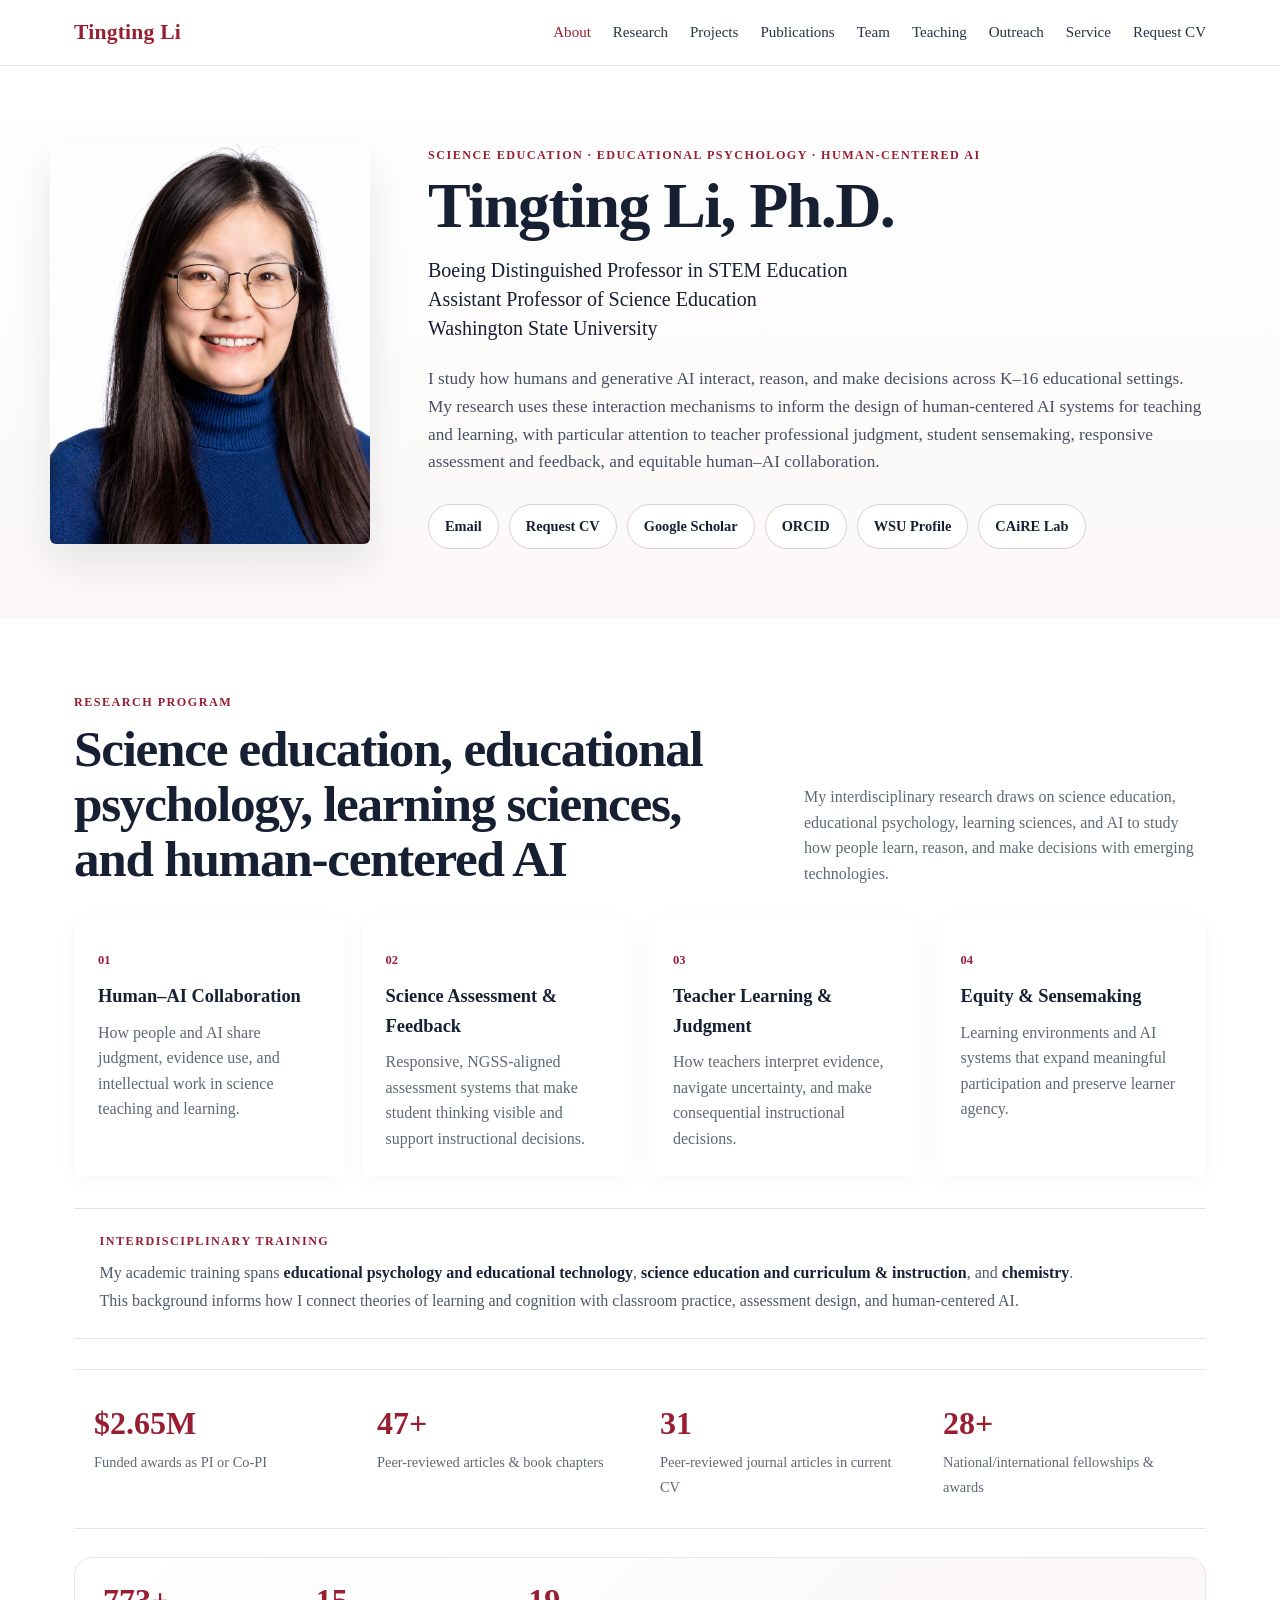
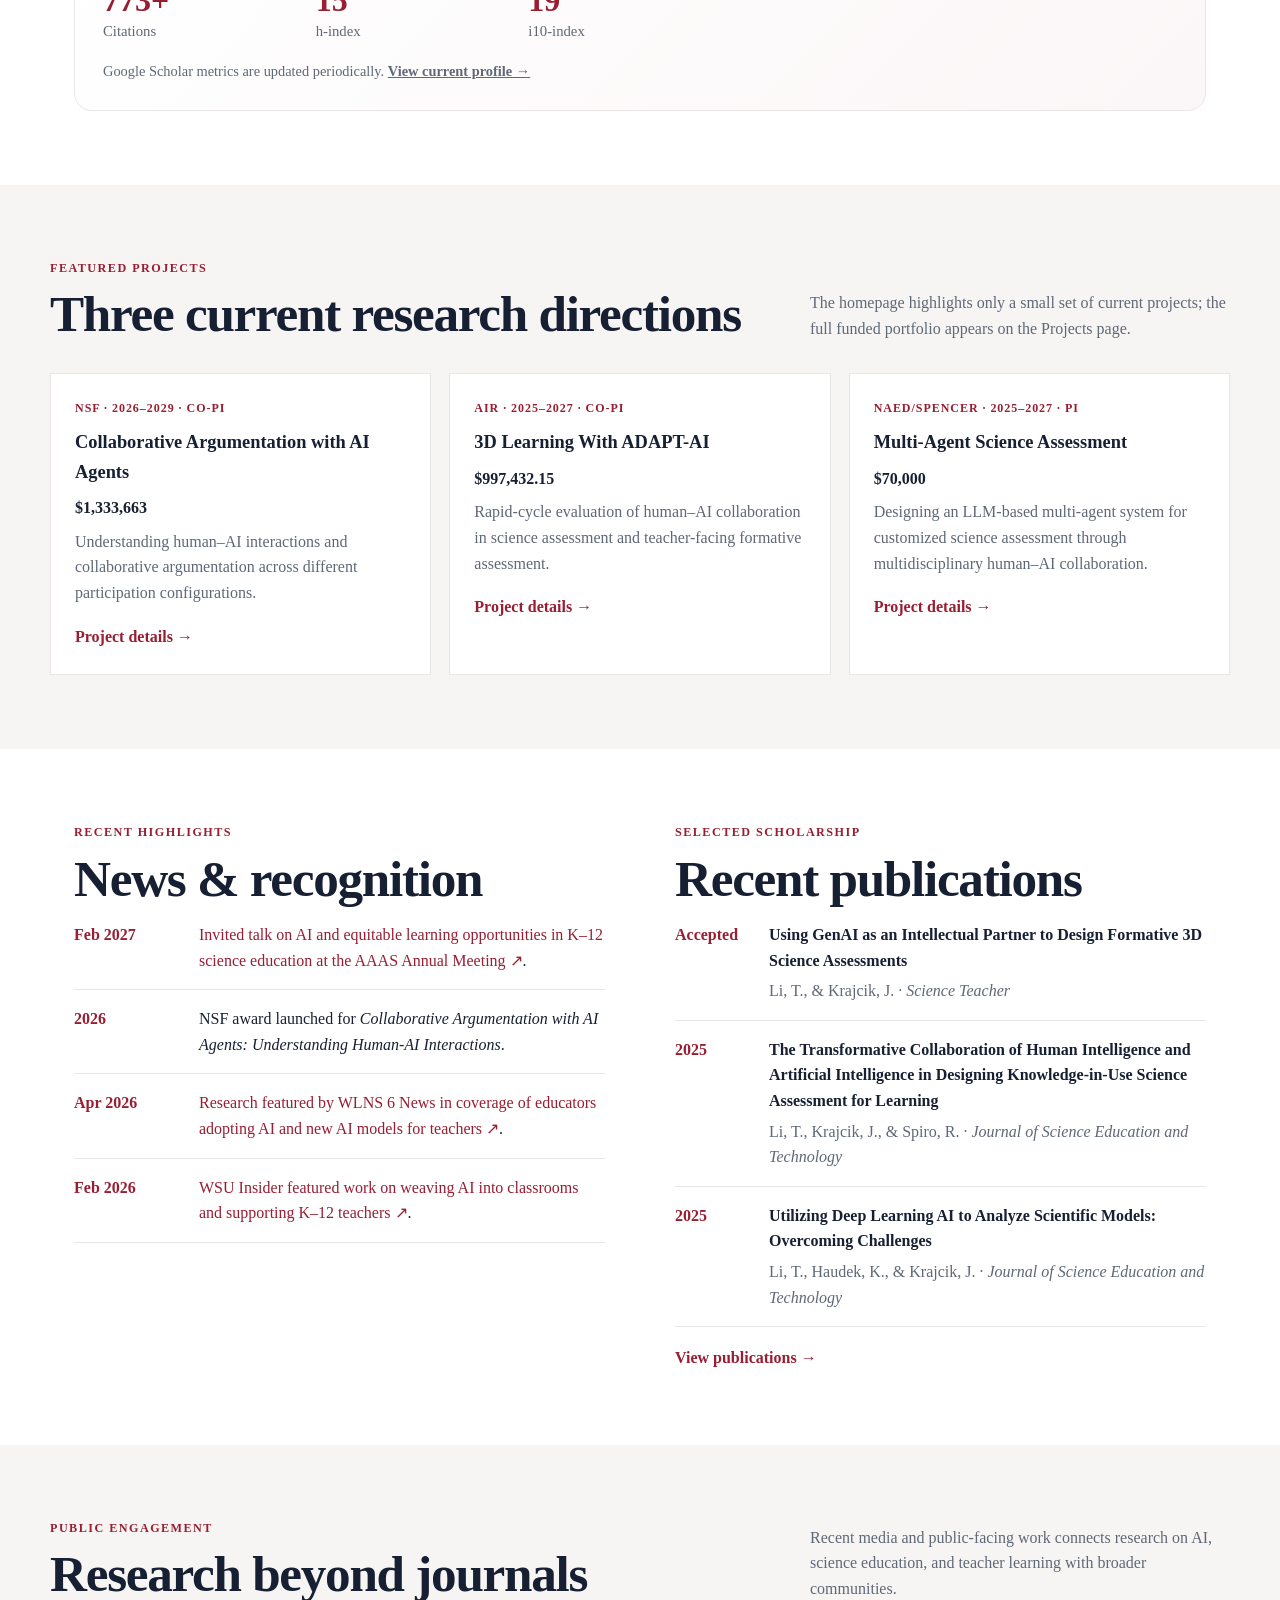
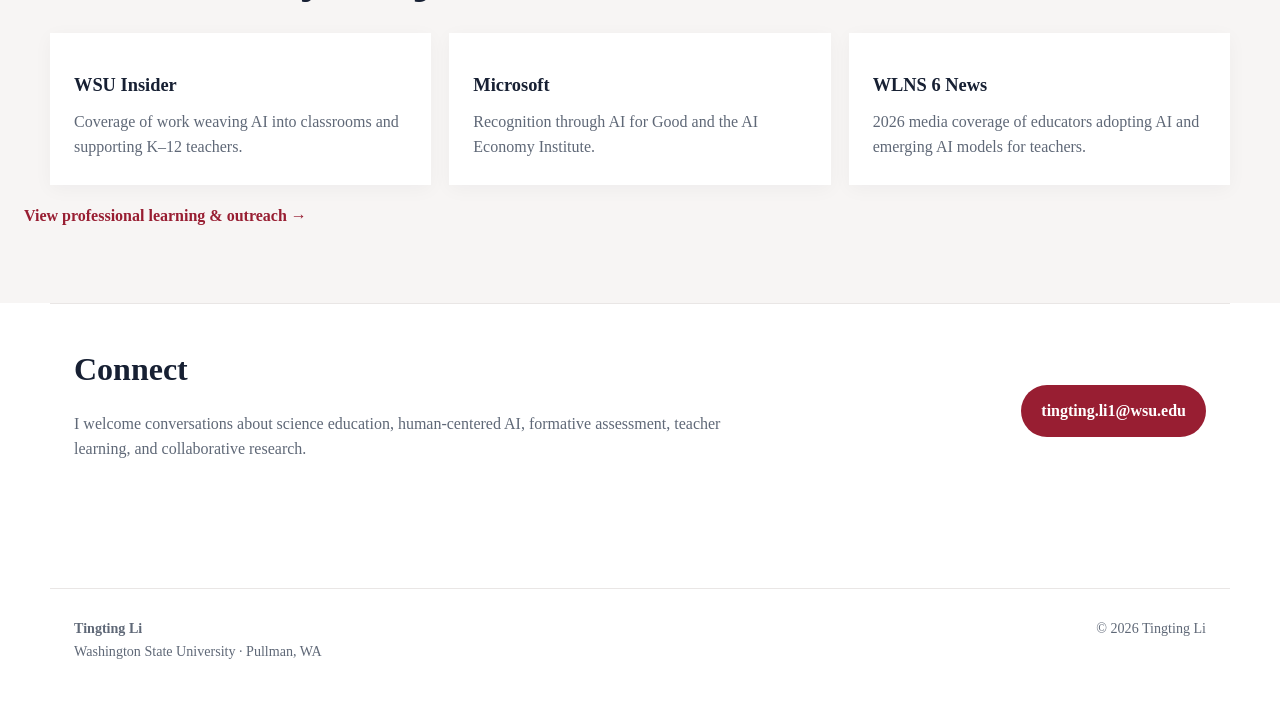
<file: index.html>
<!doctype html><html lang="en"><head><meta charset="utf-8"><meta name="viewport" content="width=device-width,initial-scale=1"><meta name="description" content="Tingting Li, Boeing Distinguished Professor in STEM Education and Assistant Professor at Washington State University. Research spanning science education, educational psychology, learning sciences, human-centered AI, assessment, and teacher learning."><title>Tingting Li | Science Education, Educational Psychology & Human-Centered AI</title><link rel="stylesheet" href="assets/css/style.css"></head><body>
<header class="site-header"><div class="nav-wrap"><a class="brand" href="index.html">Tingting Li</a><button class="menu-btn" aria-label="Toggle navigation" onclick="document.body.classList.toggle('nav-open')">☰</button><nav class="nav"><a class="active" href="index.html">About</a><a href="research.html">Research</a><a href="projects.html">Projects</a><a href="publications.html">Publications</a><a href="team.html">Team</a><a href="teaching.html">Teaching</a><a href="outreach.html">Outreach</a><a href="service.html">Service</a><a href="mailto:tingting.li1@wsu.edu?subject=CV%20Request&body=Dear%20Dr.%20Li%2C%0A%0AI%20would%20like%20to%20request%20a%20copy%20of%20your%20CV.%0A%0ABest%2C%0A">Request CV</a></nav></div></header>
<main><section class="hero"><div class="hero-inner"><div class="portrait"><img src="assets/images/tingting-li-headshot.png" alt="Tingting Li"></div><div><p class="eyebrow">Science Education · Educational Psychology · Human-Centered AI</p><h1>Tingting Li, Ph.D.</h1><p class="role">Boeing Distinguished Professor in STEM Education<br>Assistant Professor of Science Education<br>Washington State University</p><p class="lead">I study how humans and generative AI interact, reason, and make decisions across K–16 educational settings. My research uses these interaction mechanisms to inform the design of human-centered AI systems for teaching and learning, with particular attention to teacher professional judgment, student sensemaking, responsive assessment and feedback, and equitable human–AI collaboration.</p><div class="link-row"><a class="chip" href="mailto:tingting.li1@wsu.edu">Email</a><a class="chip" href="mailto:tingting.li1@wsu.edu?subject=CV%20Request&body=Dear%20Dr.%20Li%2C%0A%0AI%20would%20like%20to%20request%20a%20copy%20of%20your%20CV.%0A%0ABest%2C%0A">Request CV</a><a class="chip" href="https://scholar.google.com/citations?user=rBEZ-lkAAAAJ&hl=en&oi=ao" target="_blank" rel="noopener">Google Scholar</a><a class="chip" href="https://orcid.org/0000-0002-5692-2042" target="_blank" rel="noopener">ORCID</a><a class="chip" href="https://ceshs.wsu.edu/ceshs-directory/wsu-profile/tingting.li1/" target="_blank" rel="noopener">WSU Profile</a><a class="chip" href="https://labs.wsu.edu/caire/" target="_blank" rel="noopener">CAiRE Lab</a></div></div></div></section>
<section class="section"><div class="section-head"><div><p class="kicker">Research program</p><h2>Science education, educational psychology, learning sciences, and human-centered AI</h2></div><p class="section-intro">My interdisciplinary research draws on science education, educational psychology, learning sciences, and AI to study how people learn, reason, and make decisions with emerging technologies.</p></div><div class="grid four"><article class="card"><span class="num">01</span><h3>Human–AI Collaboration</h3><p>How people and AI share judgment, evidence use, and intellectual work in science teaching and learning.</p></article><article class="card"><span class="num">02</span><h3>Science Assessment & Feedback</h3><p>Responsive, NGSS-aligned assessment systems that make student thinking visible and support instructional decisions.</p></article><article class="card"><span class="num">03</span><h3>Teacher Learning & Judgment</h3><p>How teachers interpret evidence, navigate uncertainty, and make consequential instructional decisions.</p></article><article class="card"><span class="num">04</span><h3>Equity & Sensemaking</h3><p>Learning environments and AI systems that expand meaningful participation and preserve learner agency.</p></article></div><div class="training-strip"><p class="kicker">Interdisciplinary training</p><p>My academic training spans <strong>educational psychology and educational technology</strong>, <strong>science education and curriculum &amp; instruction</strong>, and <strong>chemistry</strong>. This background informs how I connect theories of learning and cognition with classroom practice, assessment design, and human-centered AI.</p></div><div class="stats"><div class="stat"><strong>$2.65M</strong><span>Funded awards as PI or Co-PI</span></div><div class="stat"><strong>47+</strong><span>Peer-reviewed articles & book chapters</span></div><div class="stat"><strong>31</strong><span>Peer-reviewed journal articles in current CV</span></div><div class="stat"><strong>28+</strong><span>National/international fellowships & awards</span></div></div><div class="scholar-panel"><div class="scholar-metrics"><div><strong>773+</strong><span>Citations</span></div><div><strong>15</strong><span>h-index</span></div><div><strong>19</strong><span>i10-index</span></div></div><div class="scholar-note">Google Scholar metrics are updated periodically. <a href="https://scholar.google.com/citations?user=rBEZ-lkAAAAJ&hl=en&oi=ao" target="_blank" rel="noopener">View current profile →</a></div></div></section>
<section class="section alt"><div class="section-head"><div><p class="kicker">Featured projects</p><h2>Three current research directions</h2></div><p class="section-intro">The homepage highlights only a small set of current projects; the full funded portfolio appears on the Projects page.</p></div><div class="grid three"><article class="project"><div class="tag">NSF · 2026–2029 · Co-PI</div><h3>Collaborative Argumentation with AI Agents</h3><p class="project-meta">$1,333,663</p><p>Understanding human–AI interactions and collaborative argumentation across different participation configurations.</p><a href="projects.html#argumentation">Project details →</a></article><article class="project"><div class="tag">AIR · 2025–2027 · Co-PI</div><h3>3D Learning With ADAPT-AI</h3><p class="project-meta">$997,432.15</p><p>Rapid-cycle evaluation of human–AI collaboration in science assessment and teacher-facing formative assessment.</p><a href="projects.html#adapt">Project details →</a></article><article class="project"><div class="tag">NAEd/Spencer · 2025–2027 · PI</div><h3>Multi-Agent Science Assessment</h3><p class="project-meta">$70,000</p><p>Designing an LLM-based multi-agent system for customized science assessment through multidisciplinary human–AI collaboration.</p><a href="projects.html#multiagent">Project details →</a></article></div></section>
<section class="section split"><div><p class="kicker">Recent highlights</p><h2>News & recognition</h2><div class="news-item"><time>Feb 2027</time><p><a class="ext-link" href="https://meetings.aaas.org/" target="_blank" rel="noopener">Invited talk on AI and equitable learning opportunities in K–12 science education at the AAAS Annual Meeting ↗</a>.</p></div><div class="news-item"><time>2026</time><p>NSF award launched for <em>Collaborative Argumentation with AI Agents: Understanding Human-AI Interactions</em>.</p></div><div class="news-item"><time>Apr 2026</time><p><a class="ext-link" href="https://www.wlns.com/top-stories/educators-adopting-ai-in-the-classroom/" target="_blank" rel="noopener">Research featured by WLNS 6 News in coverage of educators adopting AI and new AI models for teachers ↗</a>.</p></div><div class="news-item"><time>Feb 2026</time><p><a class="ext-link" href="https://news.wsu.edu/news/2026/02/10/wsu-weaving-ai-into-the-classroom-aiding-k-12-teachers/" target="_blank" rel="noopener">WSU Insider featured work on weaving AI into classrooms and supporting K–12 teachers ↗</a>.</p></div></div><div><p class="kicker">Selected scholarship</p><h2>Recent publications</h2><article class="pub"><span class="year">Accepted</span><div><h3>Using GenAI as an Intellectual Partner to Design Formative 3D Science Assessments</h3><p>Li, T., & Krajcik, J. · <em>Science Teacher</em></p></div></article><article class="pub"><span class="year">2025</span><div><h3>The Transformative Collaboration of Human Intelligence and Artificial Intelligence in Designing Knowledge-in-Use Science Assessment for Learning</h3><p>Li, T., Krajcik, J., & Spiro, R. · <em>Journal of Science Education and Technology</em></p></div></article><article class="pub"><span class="year">2025</span><div><h3>Utilizing Deep Learning AI to Analyze Scientific Models: Overcoming Challenges</h3><p>Li, T., Haudek, K., & Krajcik, J. · <em>Journal of Science Education and Technology</em></p></div></article><a class="text-link" href="publications.html">View publications →</a></div></section>
<section class="section alt"><div class="section-head"><div><p class="kicker">Public engagement</p><h2>Research beyond journals</h2></div><p class="section-intro">Recent media and public-facing work connects research on AI, science education, and teacher learning with broader communities.</p></div><div class="grid three"><article class="media-card"><h3>WSU Insider</h3><p>Coverage of work weaving AI into classrooms and supporting K–12 teachers.</p></article><article class="media-card"><h3>Microsoft</h3><p>Recognition through AI for Good and the AI Economy Institute.</p></article><article class="media-card"><h3>WLNS 6 News</h3><p>2026 media coverage of educators adopting AI and emerging AI models for teachers.</p></article></div><a class="text-link" href="outreach.html">View professional learning & outreach →</a></section>
<section class="contact"><div><h2>Connect</h2><p>I welcome conversations about science education, human-centered AI, formative assessment, teacher learning, and collaborative research.</p></div><a class="contact-btn" href="mailto:tingting.li1@wsu.edu">tingting.li1@wsu.edu</a></section></main><footer><div class="footer-left"><strong>Tingting Li</strong><span>Washington State University · Pullman, WA</span></div><span>© 2026 Tingting Li</span></footer><script src="assets/js/main.js"></script></body></html>
</file>
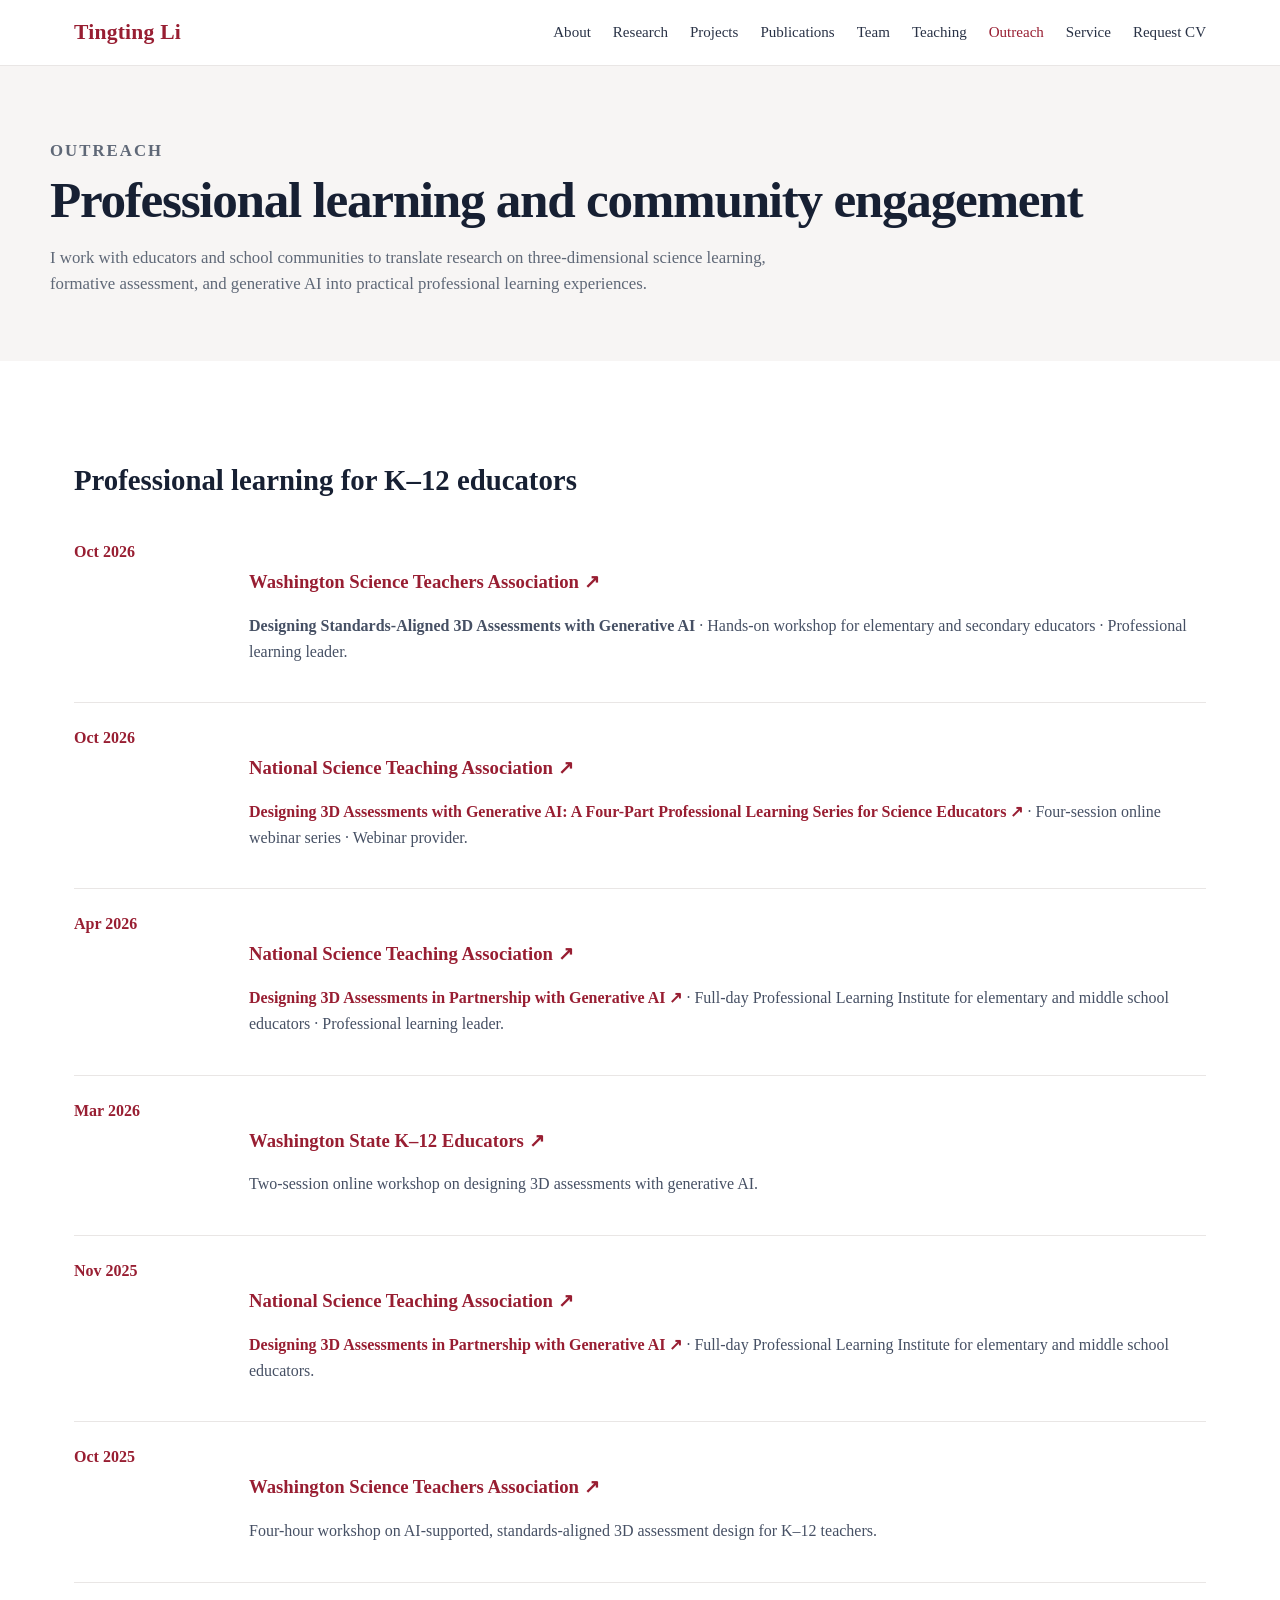
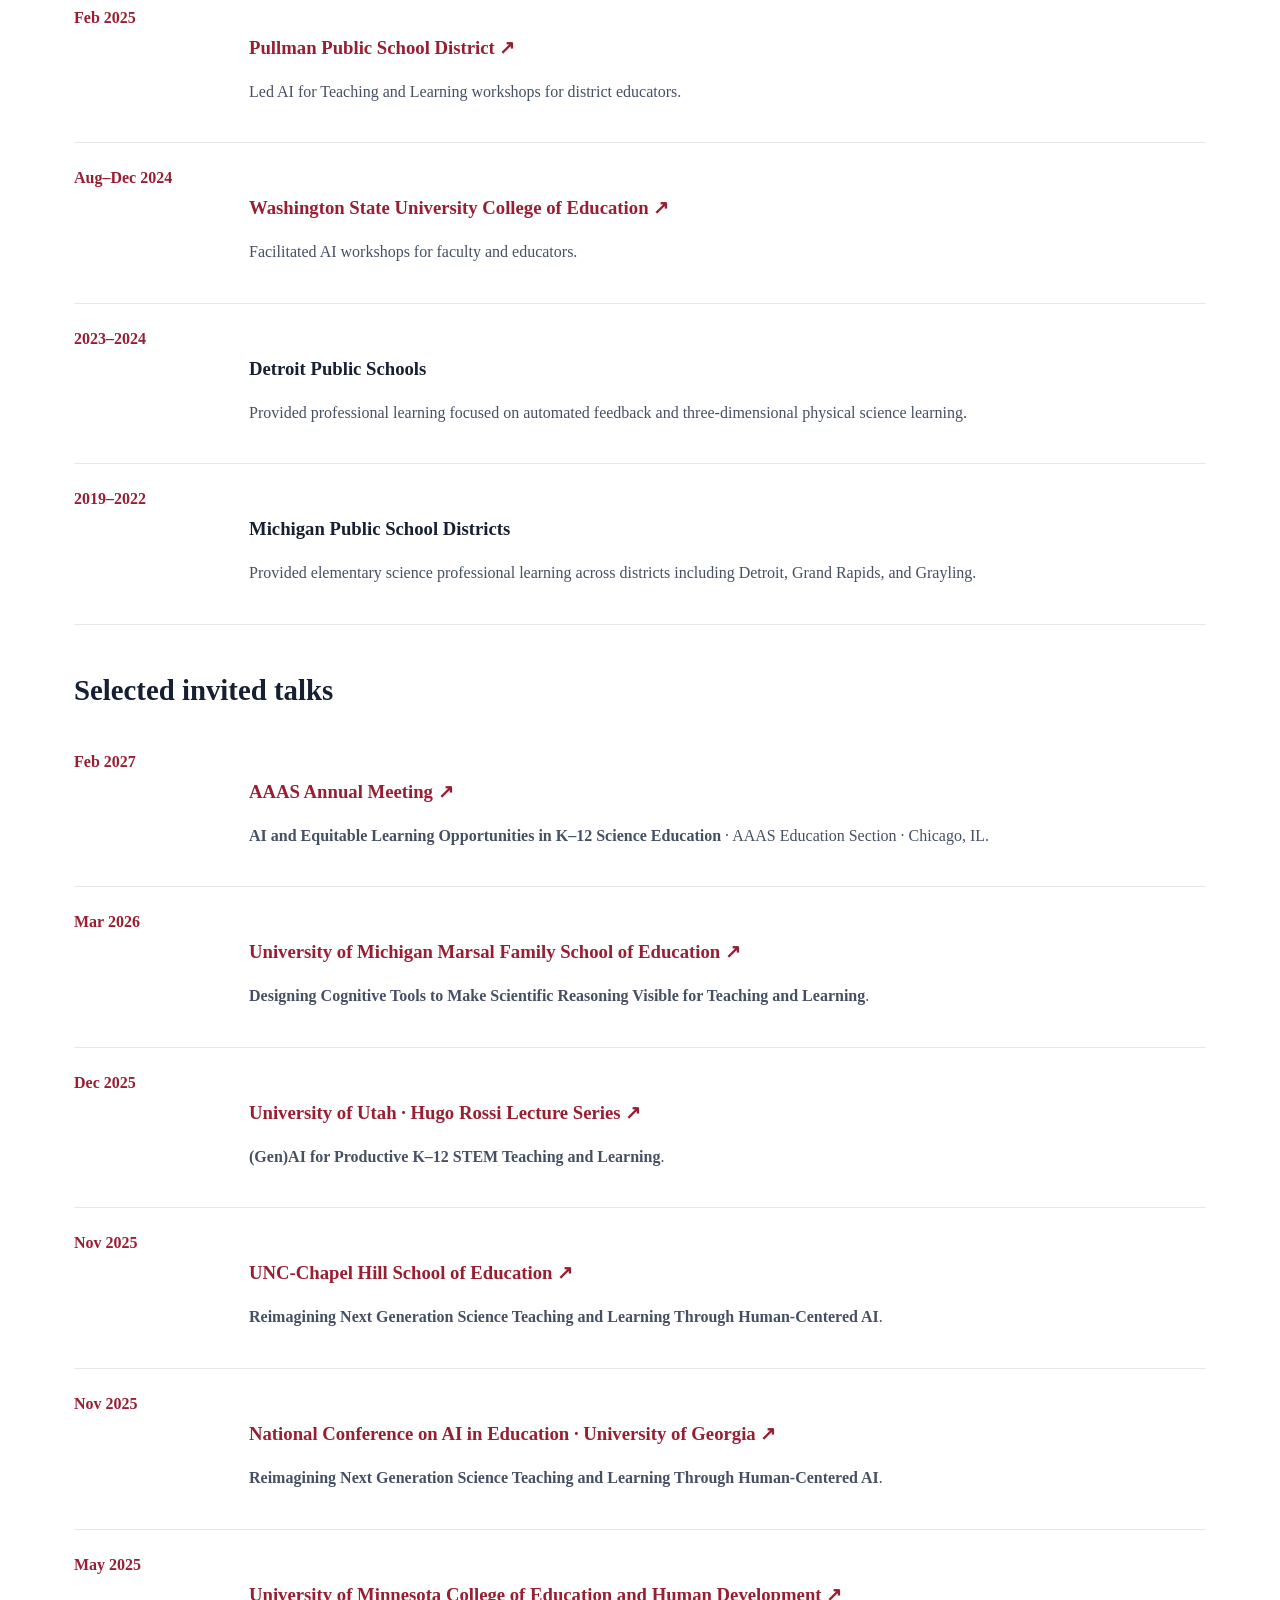
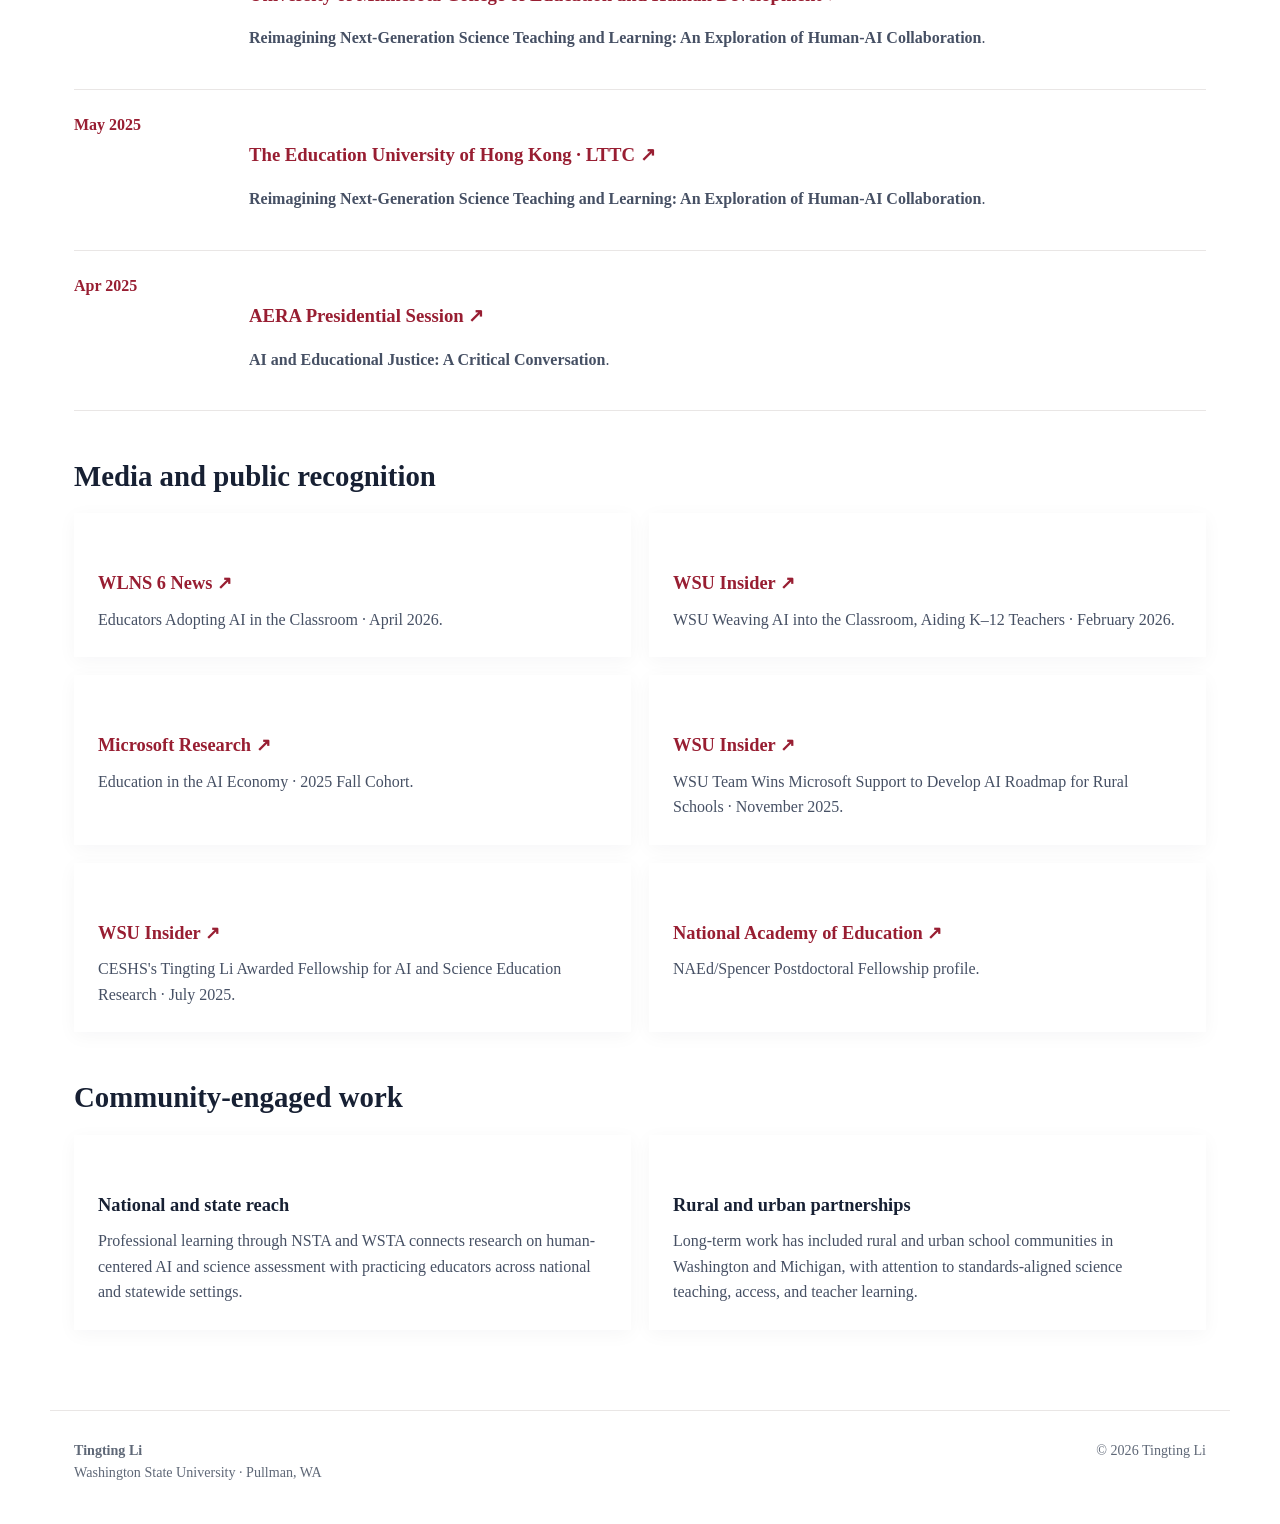
<file: outreach.html>
<!doctype html><html lang="en"><head><meta charset="utf-8"><meta name="viewport" content="width=device-width,initial-scale=1"><title>Outreach | Tingting Li</title><link rel="stylesheet" href="assets/css/style.css"></head><body><header class="site-header"><div class="nav-wrap"><a class="brand" href="index.html">Tingting Li</a><button class="menu-btn" onclick="document.body.classList.toggle('nav-open')">☰</button><nav class="nav"><a href="index.html">About</a><a href="research.html">Research</a><a href="projects.html">Projects</a><a href="publications.html">Publications</a><a href="team.html">Team</a><a href="teaching.html">Teaching</a><a class="active" href="outreach.html">Outreach</a><a href="service.html">Service</a><a href="mailto:tingting.li1@wsu.edu?subject=CV%20Request&body=Dear%20Dr.%20Li%2C%0A%0AI%20would%20like%20to%20request%20a%20copy%20of%20your%20CV.%0A%0ABest%2C%0A">Request CV</a></nav></div></header><section class="page-hero"><div><p class="kicker">Outreach</p><h1>Professional learning and community engagement</h1><p>I work with educators and school communities to translate research on three-dimensional science learning, formative assessment, and generative AI into practical professional learning experiences.</p></div></section><main class="content">
<h2>Professional learning for K–12 educators</h2>
<div class="timeline">
<article class="timeline-item"><time>Oct 2026</time><div><h3><a class="ext-link" href="https://www.wsta.net/Events" target="_blank" rel="noopener">Washington Science Teachers Association ↗</a></h3><p><strong>Designing Standards-Aligned 3D Assessments with Generative AI</strong> · Hands-on workshop for elementary and secondary educators · Professional learning leader.</p></div></article>
<article class="timeline-item"><time>Oct 2026</time><div><h3><a class="ext-link" href="https://www.nsta.org/web-seminar-series" target="_blank" rel="noopener">National Science Teaching Association ↗</a></h3><p><strong><a class="ext-link" href="https://www.nsta.org/web-seminar-series" target="_blank" rel="noopener">Designing 3D Assessments with Generative AI: A Four-Part Professional Learning Series for Science Educators ↗</a></strong> · Four-session online webinar series · Webinar provider.</p></div></article>
<article class="timeline-item"><time>Apr 2026</time><div><h3><a class="ext-link" href="https://www.nsta.org/national-conference-science-education-anaheim-2026-professional-learning-institute-7" target="_blank" rel="noopener">National Science Teaching Association ↗</a></h3><p><strong><a class="ext-link" href="https://www.nsta.org/national-conference-science-education-anaheim-2026-professional-learning-institute-7" target="_blank" rel="noopener">Designing 3D Assessments in Partnership with Generative AI ↗</a></strong> · Full-day Professional Learning Institute for elementary and middle school educators · Professional learning leader.</p></div></article>
<article class="timeline-item"><time>Mar 2026</time><div><h3><a class="ext-link" href="https://labs.wsu.edu/caire/teacher-ai-literacy-project/" target="_blank" rel="noopener">Washington State K–12 Educators ↗</a></h3><p>Two-session online workshop on designing 3D assessments with generative AI.</p></div></article>
<article class="timeline-item"><time>Nov 2025</time><div><h3><a class="ext-link" href="https://www.nsta.org/national-conference-science-education-minneapolis-2025-professional-learning-institute-5" target="_blank" rel="noopener">National Science Teaching Association ↗</a></h3><p><strong><a class="ext-link" href="https://www.nsta.org/national-conference-science-education-minneapolis-2025-professional-learning-institute-5" target="_blank" rel="noopener">Designing 3D Assessments in Partnership with Generative AI ↗</a></strong> · Full-day Professional Learning Institute for elementary and middle school educators.</p></div></article>
<article class="timeline-item"><time>Oct 2025</time><div><h3><a class="ext-link" href="https://www.wsta.net/" target="_blank" rel="noopener">Washington Science Teachers Association ↗</a></h3><p>Four-hour workshop on AI-supported, standards-aligned 3D assessment design for K–12 teachers.</p></div></article>
<article class="timeline-item"><time>Feb 2025</time><div><h3><a class="ext-link" href="https://labs.wsu.edu/caire/teacher-ai-literacy-project/" target="_blank" rel="noopener">Pullman Public School District ↗</a></h3><p>Led AI for Teaching and Learning workshops for district educators.</p></div></article>
<article class="timeline-item"><time>Aug–Dec 2024</time><div><h3><a class="ext-link" href="https://ceshs.wsu.edu/" target="_blank" rel="noopener">Washington State University College of Education ↗</a></h3><p>Facilitated AI workshops for faculty and educators.</p></div></article>
<article class="timeline-item"><time>2023–2024</time><div><h3>Detroit Public Schools</h3><p>Provided professional learning focused on automated feedback and three-dimensional physical science learning.</p></div></article>
<article class="timeline-item"><time>2019–2022</time><div><h3>Michigan Public School Districts</h3><p>Provided elementary science professional learning across districts including Detroit, Grand Rapids, and Grayling.</p></div></article>
</div>

<h2>Selected invited talks</h2>
<div class="timeline">
<article class="timeline-item"><time>Feb 2027</time><div><h3><a class="ext-link" href="https://meetings.aaas.org/" target="_blank" rel="noopener">AAAS Annual Meeting ↗</a></h3><p><strong>AI and Equitable Learning Opportunities in K–12 Science Education</strong> · AAAS Education Section · Chicago, IL.</p></div></article>
<article class="timeline-item"><time>Mar 2026</time><div><h3><a class="ext-link" href="https://marsal.umich.edu/" target="_blank" rel="noopener">University of Michigan Marsal Family School of Education ↗</a></h3><p><strong>Designing Cognitive Tools to Make Scientific Reasoning Visible for Teaching and Learning</strong>.</p></div></article>
<article class="timeline-item"><time>Dec 2025</time><div><h3><a class="ext-link" href="https://www.trumba.com/events-calendar/ut/salt-lake-city/uu-metallurgical-engineering" target="_blank" rel="noopener">University of Utah · Hugo Rossi Lecture Series ↗</a></h3><p><strong>(Gen)AI for Productive K–12 STEM Teaching and Learning</strong>.</p></div></article>
<article class="timeline-item"><time>Nov 2025</time><div><h3><a class="ext-link" href="https://ed.unc.edu/" target="_blank" rel="noopener">UNC-Chapel Hill School of Education ↗</a></h3><p><strong>Reimagining Next Generation Science Teaching and Learning Through Human-Centered AI</strong>.</p></div></article>
<article class="timeline-item"><time>Nov 2025</time><div><h3><a class="ext-link" href="https://coe.uga.edu/" target="_blank" rel="noopener">National Conference on AI in Education · University of Georgia ↗</a></h3><p><strong>Reimagining Next Generation Science Teaching and Learning Through Human-Centered AI</strong>.</p></div></article>
<article class="timeline-item"><time>May 2025</time><div><h3><a class="ext-link" href="https://www.cehd.umn.edu/" target="_blank" rel="noopener">University of Minnesota College of Education and Human Development ↗</a></h3><p><strong>Reimagining Next-Generation Science Teaching and Learning: An Exploration of Human-AI Collaboration</strong>.</p></div></article>
<article class="timeline-item"><time>May 2025</time><div><h3><a class="ext-link" href="https://lttc.eduhk.hk/" target="_blank" rel="noopener">The Education University of Hong Kong · LTTC ↗</a></h3><p><strong>Reimagining Next-Generation Science Teaching and Learning: An Exploration of Human-AI Collaboration</strong>.</p></div></article>
<article class="timeline-item"><time>Apr 2025</time><div><h3><a class="ext-link" href="https://www.aera.net/Events-Meetings/AERA-2025-Annual-Meeting/Program-Information/Presidential-Sessions" target="_blank" rel="noopener">AERA Presidential Session ↗</a></h3><p><strong>AI and Educational Justice: A Critical Conversation</strong>.</p></div></article>
</div>

<h2>Media and public recognition</h2>
<div class="grid two">
<article class="card"><h3><a class="ext-link" href="https://www.wlns.com/top-stories/educators-adopting-ai-in-the-classroom/" target="_blank" rel="noopener">WLNS 6 News ↗</a></h3><p>Educators Adopting AI in the Classroom · April 2026.</p></article>
<article class="card"><h3><a class="ext-link" href="https://news.wsu.edu/news/2026/02/10/wsu-weaving-ai-into-the-classroom-aiding-k-12-teachers/" target="_blank" rel="noopener">WSU Insider ↗</a></h3><p>WSU Weaving AI into the Classroom, Aiding K–12 Teachers · February 2026.</p></article>
<article class="card"><h3><a class="ext-link" href="https://www.microsoft.com/en-us/research/articles/education-in-the-ai-economy-the-ai-economy-institutes-2025-fall-cohort/" target="_blank" rel="noopener">Microsoft Research ↗</a></h3><p>Education in the AI Economy · 2025 Fall Cohort.</p></article>
<article class="card"><h3><a class="ext-link" href="https://news.wsu.edu/news/2025/11/18/wsu-team-wins-microsoft-support-to-develop-ai-roadmap-for-rural-schools/" target="_blank" rel="noopener">WSU Insider ↗</a></h3><p>WSU Team Wins Microsoft Support to Develop AI Roadmap for Rural Schools · November 2025.</p></article>
<article class="card"><h3><a class="ext-link" href="https://news.wsu.edu/news/2025/07/01/ceshs-tingting-li-awarded-fellowship-for-ai-and-science-ed-research/" target="_blank" rel="noopener">WSU Insider ↗</a></h3><p>CESHS's Tingting Li Awarded Fellowship for AI and Science Education Research · July 2025.</p></article>
<article class="card"><h3><a class="ext-link" href="https://naeducation.org/awardee/tingting-li/" target="_blank" rel="noopener">National Academy of Education ↗</a></h3><p>NAEd/Spencer Postdoctoral Fellowship profile.</p></article>
</div>

<h2>Community-engaged work</h2>
<div class="grid two"><article class="card"><h3>National and state reach</h3><p>Professional learning through NSTA and WSTA connects research on human-centered AI and science assessment with practicing educators across national and statewide settings.</p></article><article class="card"><h3>Rural and urban partnerships</h3><p>Long-term work has included rural and urban school communities in Washington and Michigan, with attention to standards-aligned science teaching, access, and teacher learning.</p></article></div>
</main><footer><div class="footer-left"><strong>Tingting Li</strong><span>Washington State University · Pullman, WA</span></div><span>© 2026 Tingting Li</span></footer></body></html>
</file>
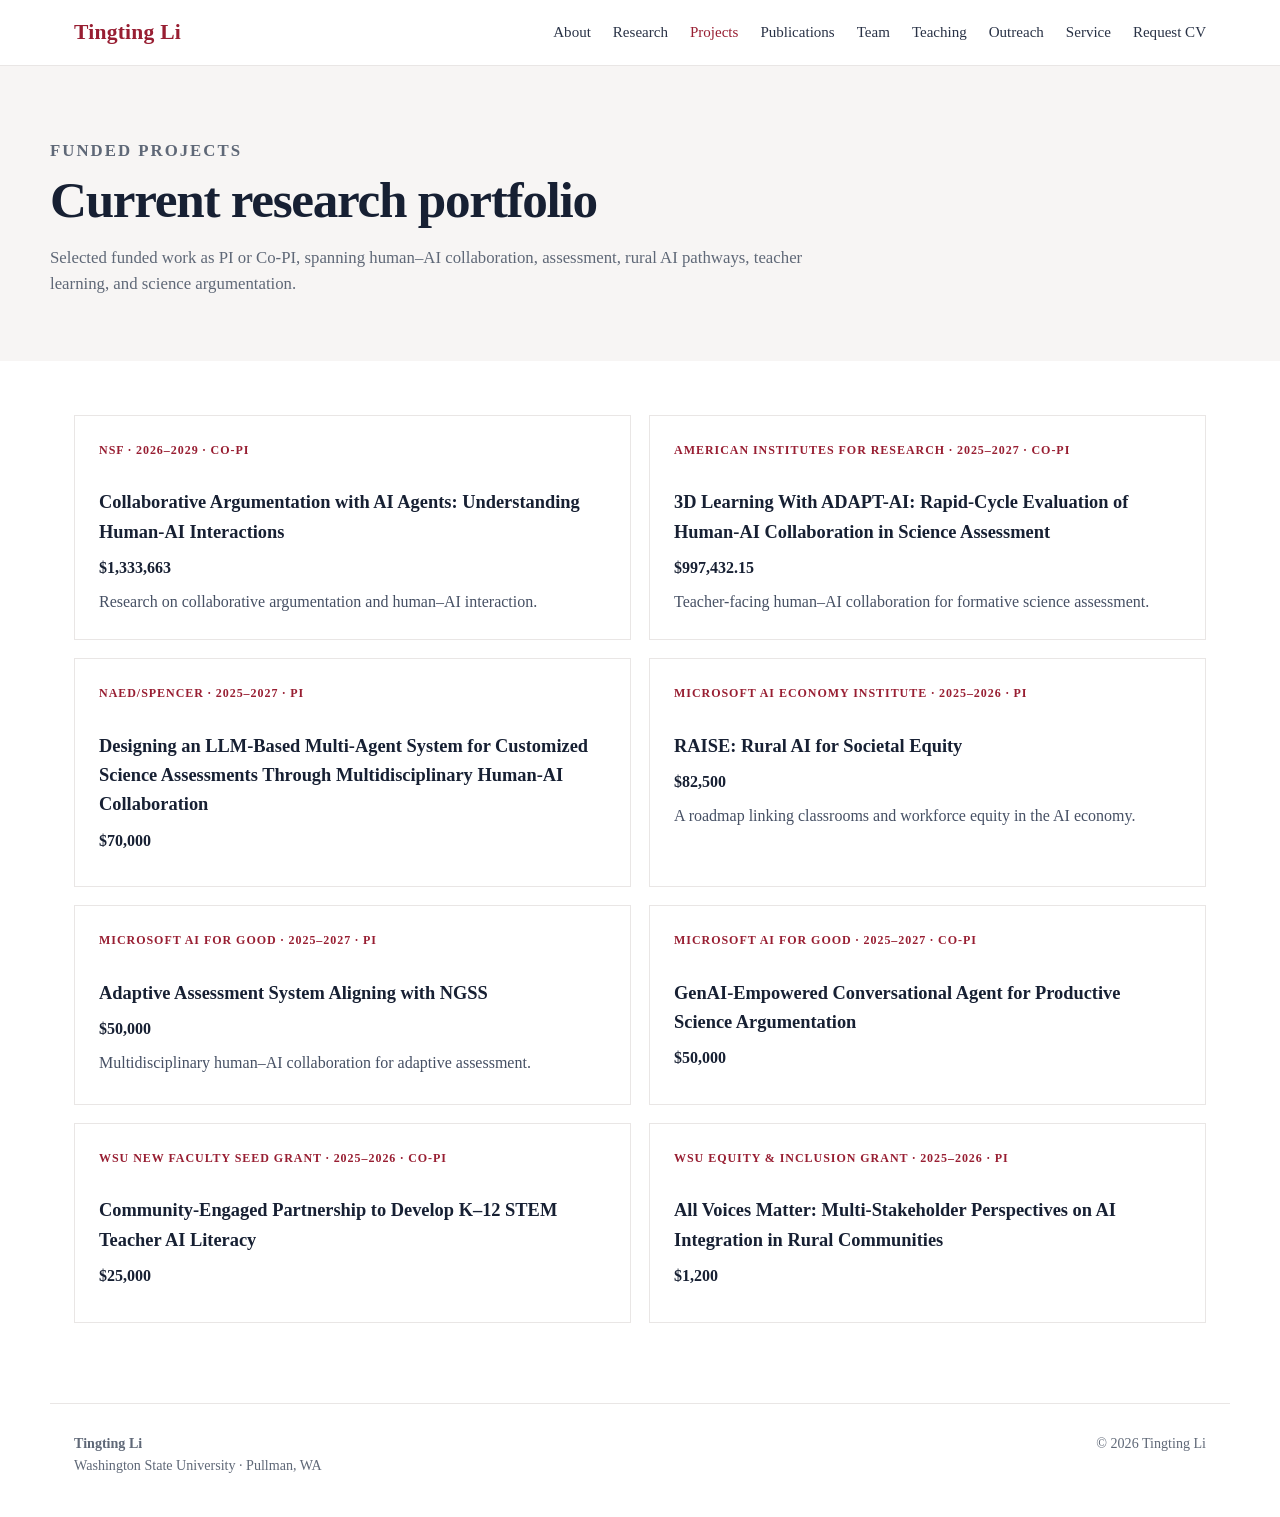
<file: projects.html>
<!doctype html><html lang="en"><head><meta charset="utf-8"><meta name="viewport" content="width=device-width,initial-scale=1"><title>Projects | Tingting Li</title><link rel="stylesheet" href="assets/css/style.css"></head><body><header class="site-header"><div class="nav-wrap"><a class="brand" href="index.html">Tingting Li</a><button class="menu-btn" onclick="document.body.classList.toggle('nav-open')">☰</button><nav class="nav"><a href="index.html">About</a><a href="research.html">Research</a><a class="active" href="projects.html">Projects</a><a href="publications.html">Publications</a><a href="team.html">Team</a><a href="teaching.html">Teaching</a><a href="outreach.html">Outreach</a><a href="service.html">Service</a><a href="mailto:tingting.li1@wsu.edu?subject=CV%20Request&body=Dear%20Dr.%20Li%2C%0A%0AI%20would%20like%20to%20request%20a%20copy%20of%20your%20CV.%0A%0ABest%2C%0A">Request CV</a></nav></div></header><section class="page-hero"><div><p class="kicker">Funded projects</p><h1>Current research portfolio</h1><p>Selected funded work as PI or Co-PI, spanning human–AI collaboration, assessment, rural AI pathways, teacher learning, and science argumentation.</p></div></section><main class="content"><div class="grid two"><article class="project" id="argumentation"><div class="tag">NSF · 2026–2029 · Co-PI</div><h3>Collaborative Argumentation with AI Agents: Understanding Human-AI Interactions</h3><p class="project-meta">$1,333,663</p><p>Research on collaborative argumentation and human–AI interaction.</p></article><article class="project" id="adapt"><div class="tag">American Institutes for Research · 2025–2027 · Co-PI</div><h3>3D Learning With ADAPT-AI: Rapid-Cycle Evaluation of Human-AI Collaboration in Science Assessment</h3><p class="project-meta">$997,432.15</p><p>Teacher-facing human–AI collaboration for formative science assessment.</p></article><article class="project" id="multiagent"><div class="tag">NAEd/Spencer · 2025–2027 · PI</div><h3>Designing an LLM-Based Multi-Agent System for Customized Science Assessments Through Multidisciplinary Human-AI Collaboration</h3><p class="project-meta">$70,000</p></article><article class="project" id="raise"><div class="tag">Microsoft AI Economy Institute · 2025–2026 · PI</div><h3>RAISE: Rural AI for Societal Equity</h3><p class="project-meta">$82,500</p><p>A roadmap linking classrooms and workforce equity in the AI economy.</p></article><article class="project"><div class="tag">Microsoft AI for Good · 2025–2027 · PI</div><h3>Adaptive Assessment System Aligning with NGSS</h3><p class="project-meta">$50,000</p><p>Multidisciplinary human–AI collaboration for adaptive assessment.</p></article><article class="project"><div class="tag">Microsoft AI for Good · 2025–2027 · Co-PI</div><h3>GenAI-Empowered Conversational Agent for Productive Science Argumentation</h3><p class="project-meta">$50,000</p></article><article class="project"><div class="tag">WSU New Faculty Seed Grant · 2025–2026 · Co-PI</div><h3>Community-Engaged Partnership to Develop K–12 STEM Teacher AI Literacy</h3><p class="project-meta">$25,000</p></article><article class="project"><div class="tag">WSU Equity & Inclusion Grant · 2025–2026 · PI</div><h3>All Voices Matter: Multi-Stakeholder Perspectives on AI Integration in Rural Communities</h3><p class="project-meta">$1,200</p></article></div></main><footer><div class="footer-left"><strong>Tingting Li</strong><span>Washington State University · Pullman, WA</span></div><span>© 2026 Tingting Li</span></footer></body></html>
</file>
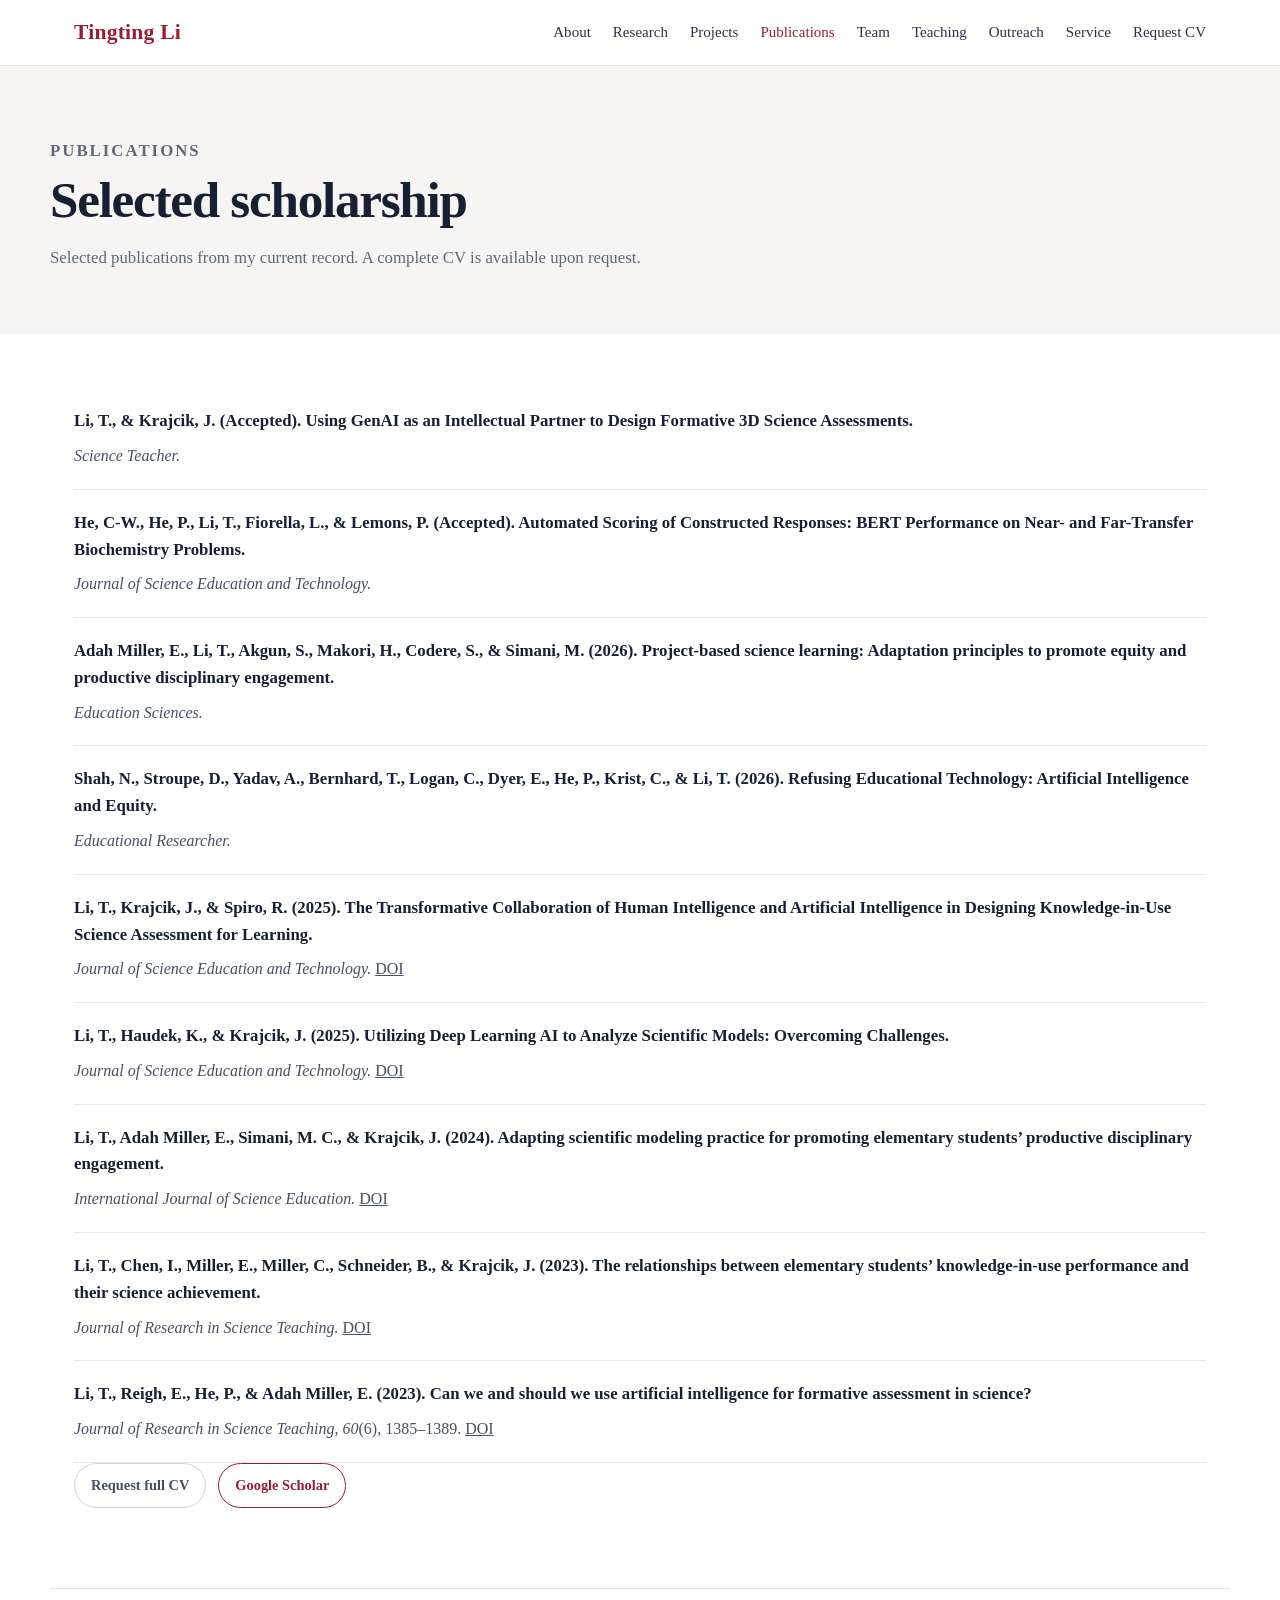
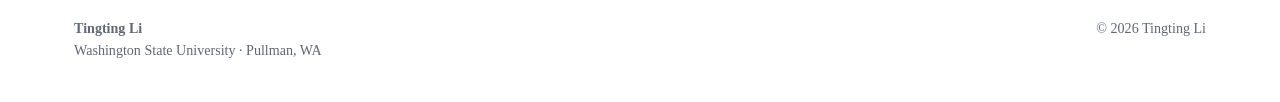
<file: publications.html>
<!doctype html><html lang="en"><head><meta charset="utf-8"><meta name="viewport" content="width=device-width,initial-scale=1"><title>Publications | Tingting Li</title><link rel="stylesheet" href="assets/css/style.css"></head><body><header class="site-header"><div class="nav-wrap"><a class="brand" href="index.html">Tingting Li</a><button class="menu-btn" onclick="document.body.classList.toggle('nav-open')">☰</button><nav class="nav"><a href="index.html">About</a><a href="research.html">Research</a><a href="projects.html">Projects</a><a class="active" href="publications.html">Publications</a><a href="team.html">Team</a><a href="teaching.html">Teaching</a><a href="outreach.html">Outreach</a><a href="service.html">Service</a><a href="mailto:tingting.li1@wsu.edu?subject=CV%20Request&body=Dear%20Dr.%20Li%2C%0A%0AI%20would%20like%20to%20request%20a%20copy%20of%20your%20CV.%0A%0ABest%2C%0A">Request CV</a></nav></div></header><section class="page-hero"><div><p class="kicker">Publications</p><h1>Selected scholarship</h1><p>Selected publications from my current record. A complete CV is available upon request.</p></div></section><main class="content pub-list"><article><h3>Li, T., & Krajcik, J. (Accepted). Using GenAI as an Intellectual Partner to Design Formative 3D Science Assessments.</h3><p><em>Science Teacher.</em></p></article><article><h3>He, C-W., He, P., Li, T., Fiorella, L., & Lemons, P. (Accepted). Automated Scoring of Constructed Responses: BERT Performance on Near- and Far-Transfer Biochemistry Problems.</h3><p><em>Journal of Science Education and Technology.</em></p></article><article><h3>Adah Miller, E., Li, T., Akgun, S., Makori, H., Codere, S., & Simani, M. (2026). Project-based science learning: Adaptation principles to promote equity and productive disciplinary engagement.</h3><p><em>Education Sciences.</em></p></article><article><h3>Shah, N., Stroupe, D., Yadav, A., Bernhard, T., Logan, C., Dyer, E., He, P., Krist, C., & Li, T. (2026). Refusing Educational Technology: Artificial Intelligence and Equity.</h3><p><em>Educational Researcher.</em></p></article><article><h3>Li, T., Krajcik, J., & Spiro, R. (2025). The Transformative Collaboration of Human Intelligence and Artificial Intelligence in Designing Knowledge-in-Use Science Assessment for Learning.</h3><p><em>Journal of Science Education and Technology.</em> <a href="https://doi.org/10.1007/s10956-025-10275-4" target="_blank">DOI</a></p></article><article><h3>Li, T., Haudek, K., & Krajcik, J. (2025). Utilizing Deep Learning AI to Analyze Scientific Models: Overcoming Challenges.</h3><p><em>Journal of Science Education and Technology.</em> <a href="https://doi.org/10.1007/s10956-025-10217-0" target="_blank">DOI</a></p></article><article><h3>Li, T., Adah Miller, E., Simani, M. C., & Krajcik, J. (2024). Adapting scientific modeling practice for promoting elementary students’ productive disciplinary engagement.</h3><p><em>International Journal of Science Education.</em> <a href="https://doi.org/10.1080/09500693.2024.2361488" target="_blank">DOI</a></p></article><article><h3>Li, T., Chen, I., Miller, E., Miller, C., Schneider, B., & Krajcik, J. (2023). The relationships between elementary students’ knowledge-in-use performance and their science achievement.</h3><p><em>Journal of Research in Science Teaching.</em> <a href="https://doi.org/10.1002/tea.21900" target="_blank">DOI</a></p></article><article><h3>Li, T., Reigh, E., He, P., & Adah Miller, E. (2023). Can we and should we use artificial intelligence for formative assessment in science?</h3><p><em>Journal of Research in Science Teaching, 60</em>(6), 1385–1389. <a href="https://doi.org/10.1002/tea.21867" target="_blank">DOI</a></p></article><p class="action-row"><a class="button" href="mailto:tingting.li1@wsu.edu?subject=CV%20Request&body=Dear%20Dr.%20Li%2C%0A%0AI%20would%20like%20to%20request%20a%20copy%20of%20your%20CV.%0A%0ABest%2C%0A">Request full CV</a> <a class="button secondary" href="https://scholar.google.com/citations?user=rBEZ-lkAAAAJ&hl=en&oi=ao" target="_blank" rel="noopener">Google Scholar</a></p></main><footer><div class="footer-left"><strong>Tingting Li</strong><span>Washington State University · Pullman, WA</span></div><span>© 2026 Tingting Li</span></footer></body></html>
</file>
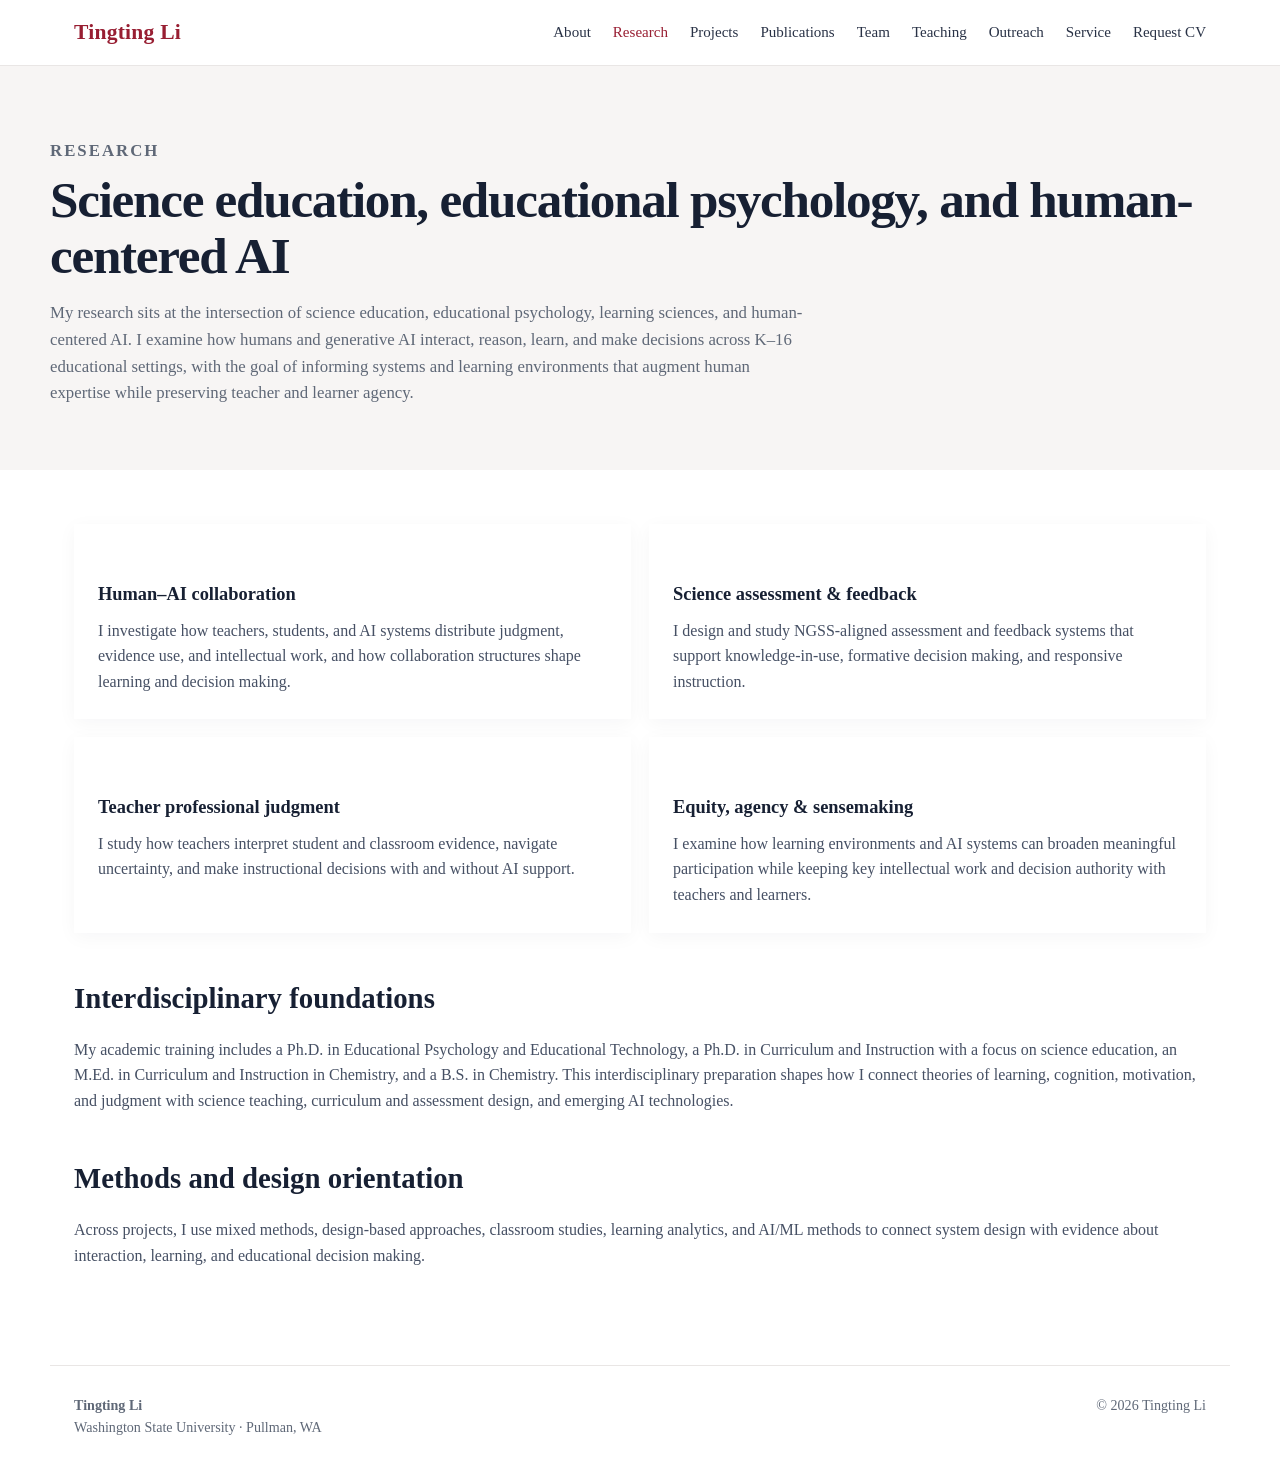
<file: research.html>
<!doctype html><html lang="en"><head><meta charset="utf-8"><meta name="viewport" content="width=device-width,initial-scale=1"><title>Research | Tingting Li</title><link rel="stylesheet" href="assets/css/style.css"></head><body><header class="site-header"><div class="nav-wrap"><a class="brand" href="index.html">Tingting Li</a><button class="menu-btn" onclick="document.body.classList.toggle('nav-open')">☰</button><nav class="nav"><a href="index.html">About</a><a class="active" href="research.html">Research</a><a href="projects.html">Projects</a><a href="publications.html">Publications</a><a href="team.html">Team</a><a href="teaching.html">Teaching</a><a href="outreach.html">Outreach</a><a href="service.html">Service</a><a href="mailto:tingting.li1@wsu.edu?subject=CV%20Request&body=Dear%20Dr.%20Li%2C%0A%0AI%20would%20like%20to%20request%20a%20copy%20of%20your%20CV.%0A%0ABest%2C%0A">Request CV</a></nav></div></header><section class="page-hero"><div><p class="kicker">Research</p><h1>Science education, educational psychology, and human-centered AI</h1><p>My research sits at the intersection of science education, educational psychology, learning sciences, and human-centered AI. I examine how humans and generative AI interact, reason, learn, and make decisions across K–16 educational settings, with the goal of informing systems and learning environments that augment human expertise while preserving teacher and learner agency.</p></div></section><main class="content"><div class="grid two"><article class="card"><h3>Human–AI collaboration</h3><p>I investigate how teachers, students, and AI systems distribute judgment, evidence use, and intellectual work, and how collaboration structures shape learning and decision making.</p></article><article class="card"><h3>Science assessment & feedback</h3><p>I design and study NGSS-aligned assessment and feedback systems that support knowledge-in-use, formative decision making, and responsive instruction.</p></article><article class="card"><h3>Teacher professional judgment</h3><p>I study how teachers interpret student and classroom evidence, navigate uncertainty, and make instructional decisions with and without AI support.</p></article><article class="card"><h3>Equity, agency & sensemaking</h3><p>I examine how learning environments and AI systems can broaden meaningful participation while keeping key intellectual work and decision authority with teachers and learners.</p></article></div><h2>Interdisciplinary foundations</h2><p>My academic training includes a Ph.D. in Educational Psychology and Educational Technology, a Ph.D. in Curriculum and Instruction with a focus on science education, an M.Ed. in Curriculum and Instruction in Chemistry, and a B.S. in Chemistry. This interdisciplinary preparation shapes how I connect theories of learning, cognition, motivation, and judgment with science teaching, curriculum and assessment design, and emerging AI technologies.</p><h2>Methods and design orientation</h2><p>Across projects, I use mixed methods, design-based approaches, classroom studies, learning analytics, and AI/ML methods to connect system design with evidence about interaction, learning, and educational decision making.</p></main><footer><div class="footer-left"><strong>Tingting Li</strong><span>Washington State University · Pullman, WA</span></div><span>© 2026 Tingting Li</span></footer></body></html>
</file>
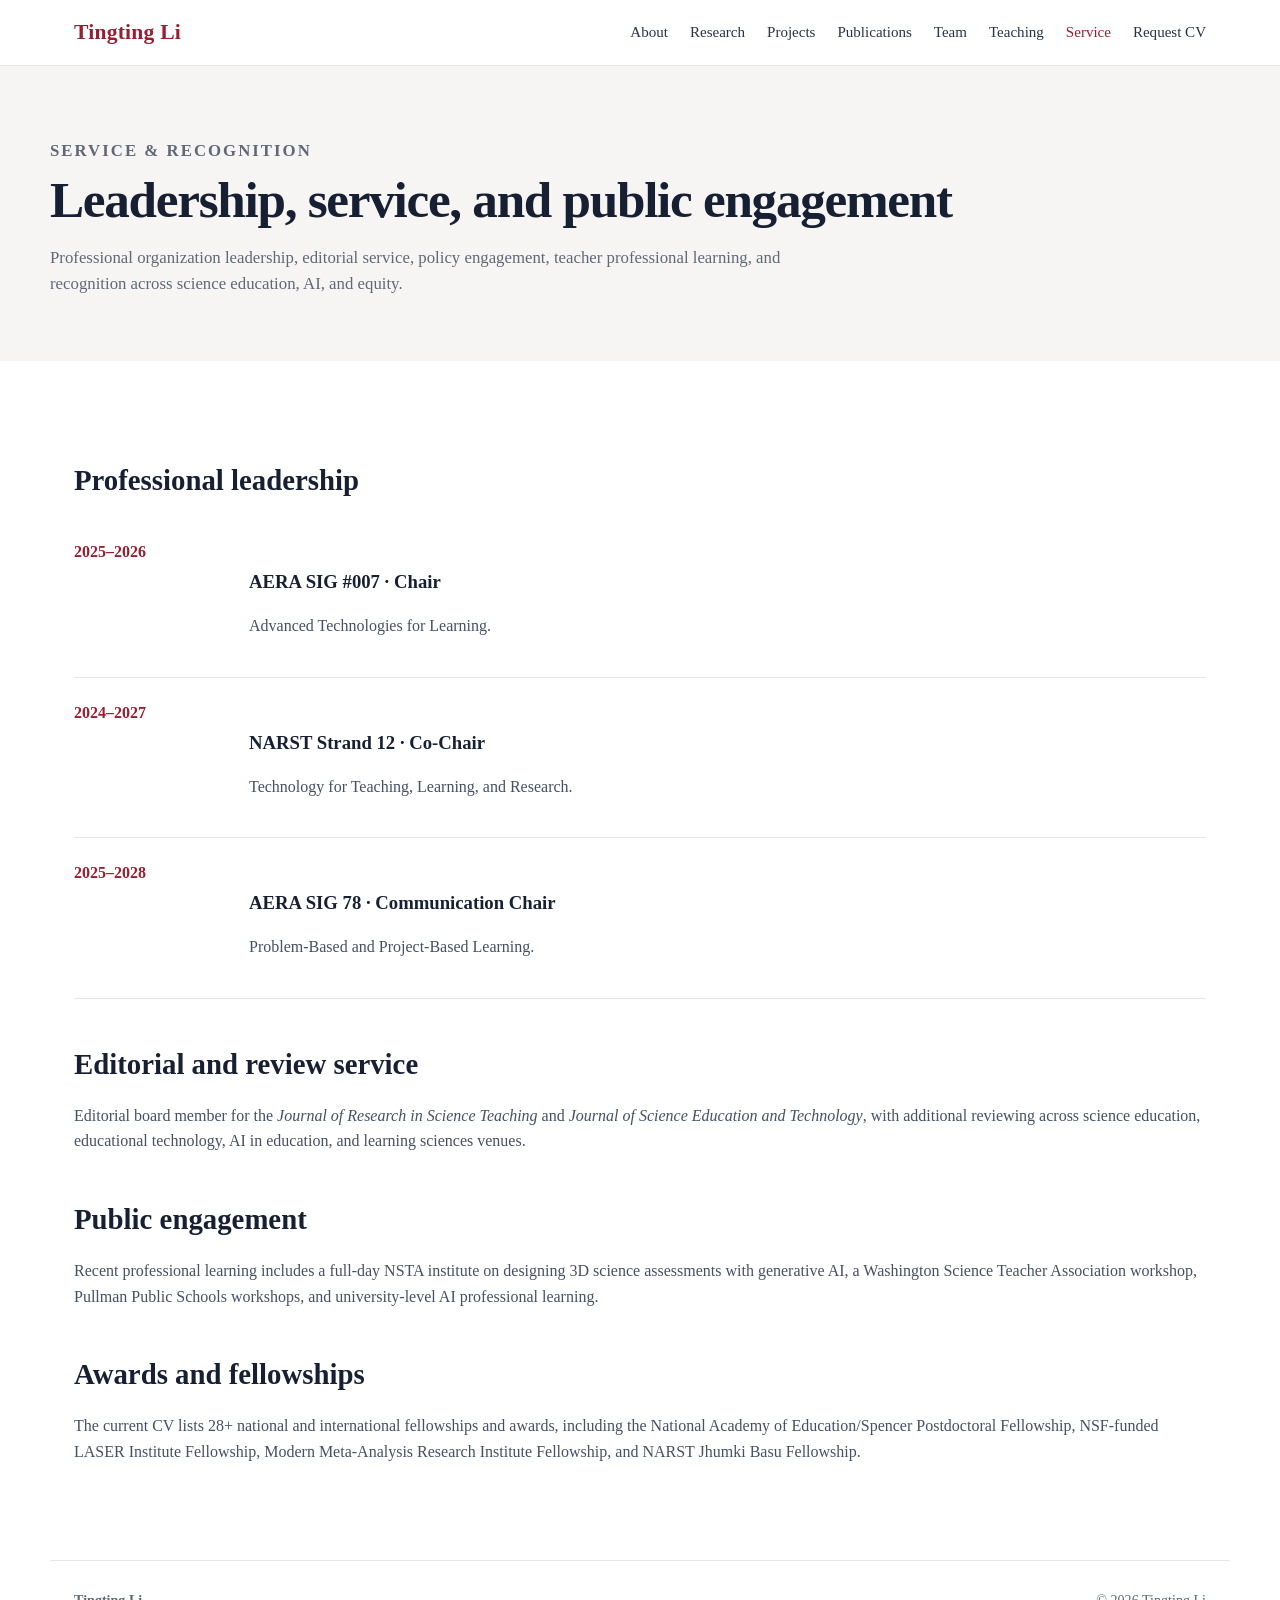
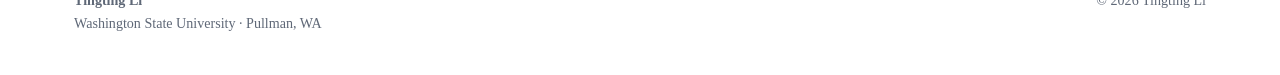
<file: service.html>
<!doctype html><html lang="en"><head><meta charset="utf-8"><meta name="viewport" content="width=device-width,initial-scale=1"><title>Service | Tingting Li</title><link rel="stylesheet" href="assets/css/style.css"></head><body><header class="site-header"><div class="nav-wrap"><a class="brand" href="index.html">Tingting Li</a><button class="menu-btn" onclick="document.body.classList.toggle('nav-open')">☰</button><nav class="nav"><a href="index.html">About</a><a href="research.html">Research</a><a href="projects.html">Projects</a><a href="publications.html">Publications</a><a href="team.html">Team</a><a href="teaching.html">Teaching</a><a class="active" href="service.html">Service</a><a href="mailto:tingting.li1@wsu.edu?subject=CV%20Request&body=Dear%20Dr.%20Li%2C%0A%0AI%20would%20like%20to%20request%20a%20copy%20of%20your%20CV.%0A%0ABest%2C%0A">Request CV</a></nav></div></header><section class="page-hero"><div><p class="kicker">Service & recognition</p><h1>Leadership, service, and public engagement</h1><p>Professional organization leadership, editorial service, policy engagement, teacher professional learning, and recognition across science education, AI, and equity.</p></div></section><main class="content"><h2>Professional leadership</h2><div class="timeline"><article class="timeline-item"><time>2025–2026</time><div><h3>AERA SIG #007 · Chair</h3><p>Advanced Technologies for Learning.</p></div></article><article class="timeline-item"><time>2024–2027</time><div><h3>NARST Strand 12 · Co-Chair</h3><p>Technology for Teaching, Learning, and Research.</p></div></article><article class="timeline-item"><time>2025–2028</time><div><h3>AERA SIG 78 · Communication Chair</h3><p>Problem-Based and Project-Based Learning.</p></div></article></div><h2>Editorial and review service</h2><p>Editorial board member for the <em>Journal of Research in Science Teaching</em> and <em>Journal of Science Education and Technology</em>, with additional reviewing across science education, educational technology, AI in education, and learning sciences venues.</p><h2>Public engagement</h2><p>Recent professional learning includes a full-day NSTA institute on designing 3D science assessments with generative AI, a Washington Science Teacher Association workshop, Pullman Public Schools workshops, and university-level AI professional learning.</p><h2>Awards and fellowships</h2><p>The current CV lists 28+ national and international fellowships and awards, including the National Academy of Education/Spencer Postdoctoral Fellowship, NSF-funded LASER Institute Fellowship, Modern Meta-Analysis Research Institute Fellowship, and NARST Jhumki Basu Fellowship.</p></main><footer><div class="footer-left"><strong>Tingting Li</strong><span>Washington State University · Pullman, WA</span></div><span>© 2026 Tingting Li</span></footer></body></html>
</file>
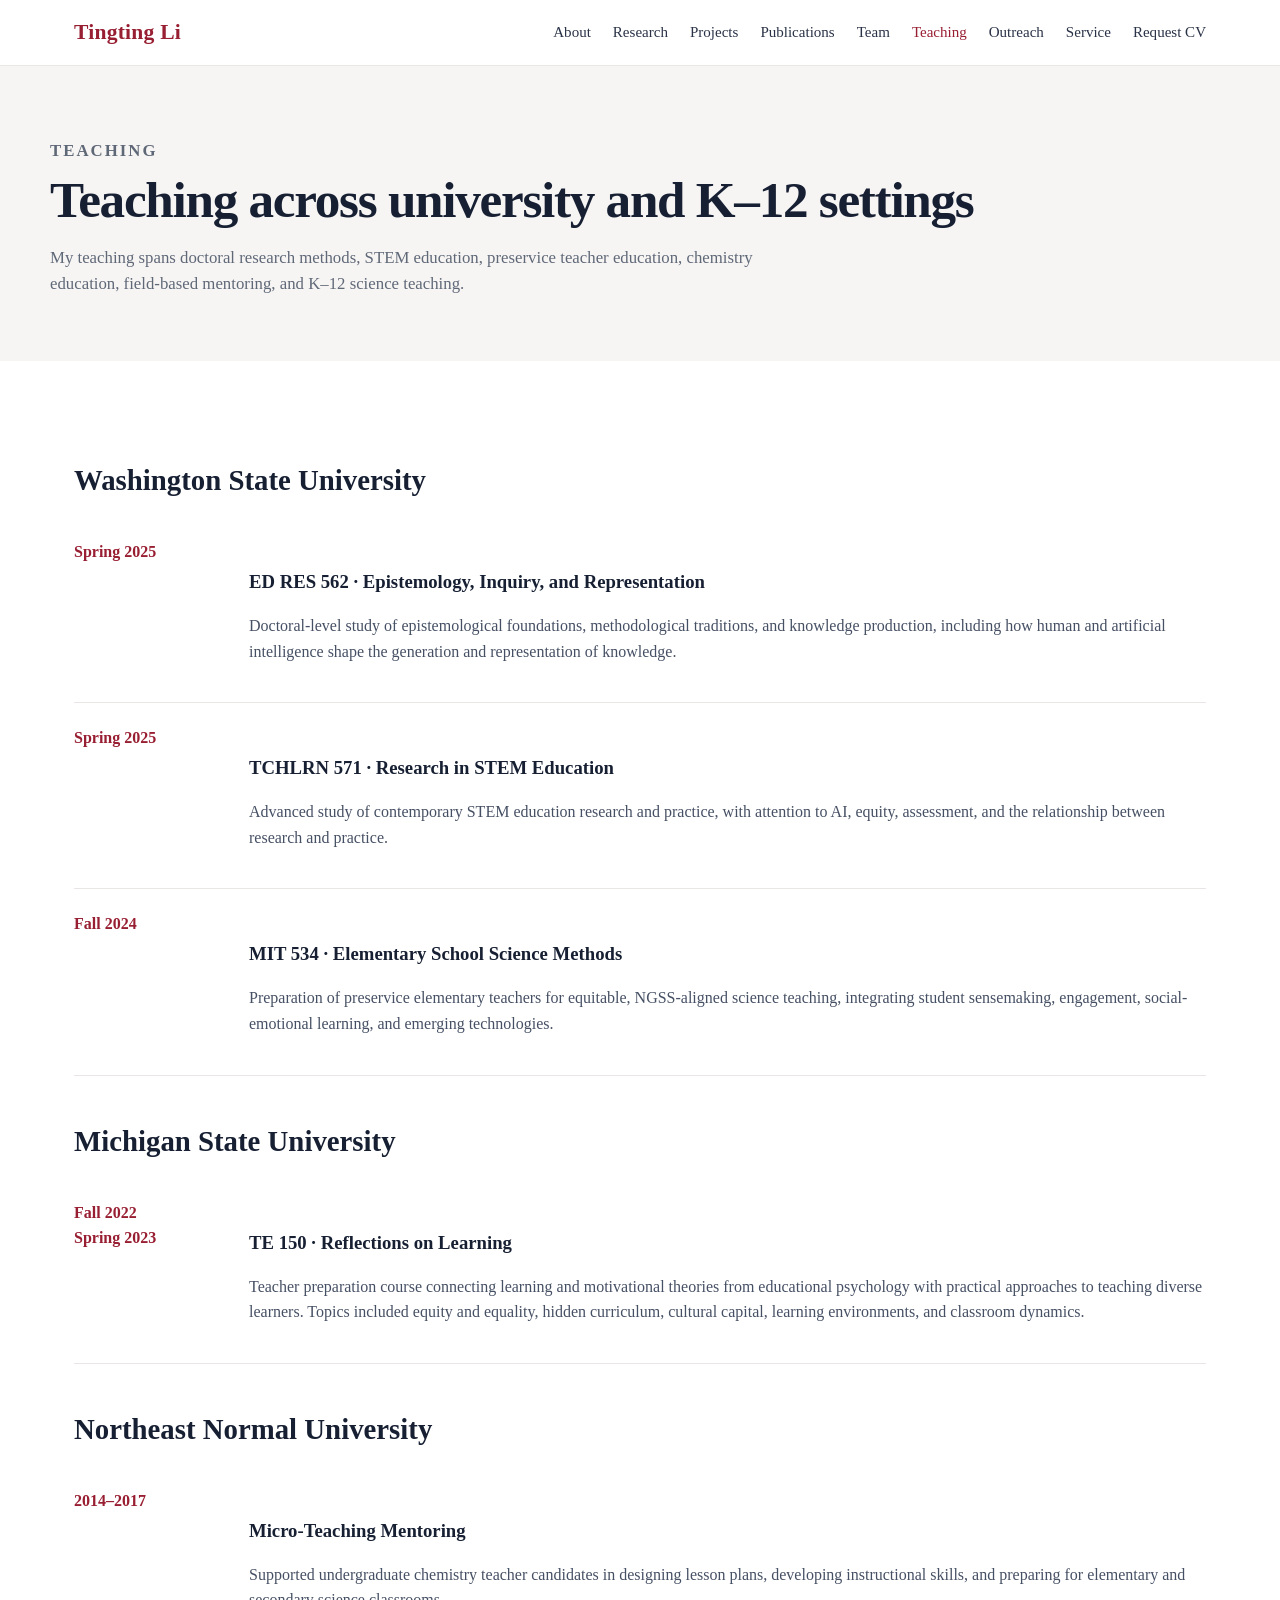
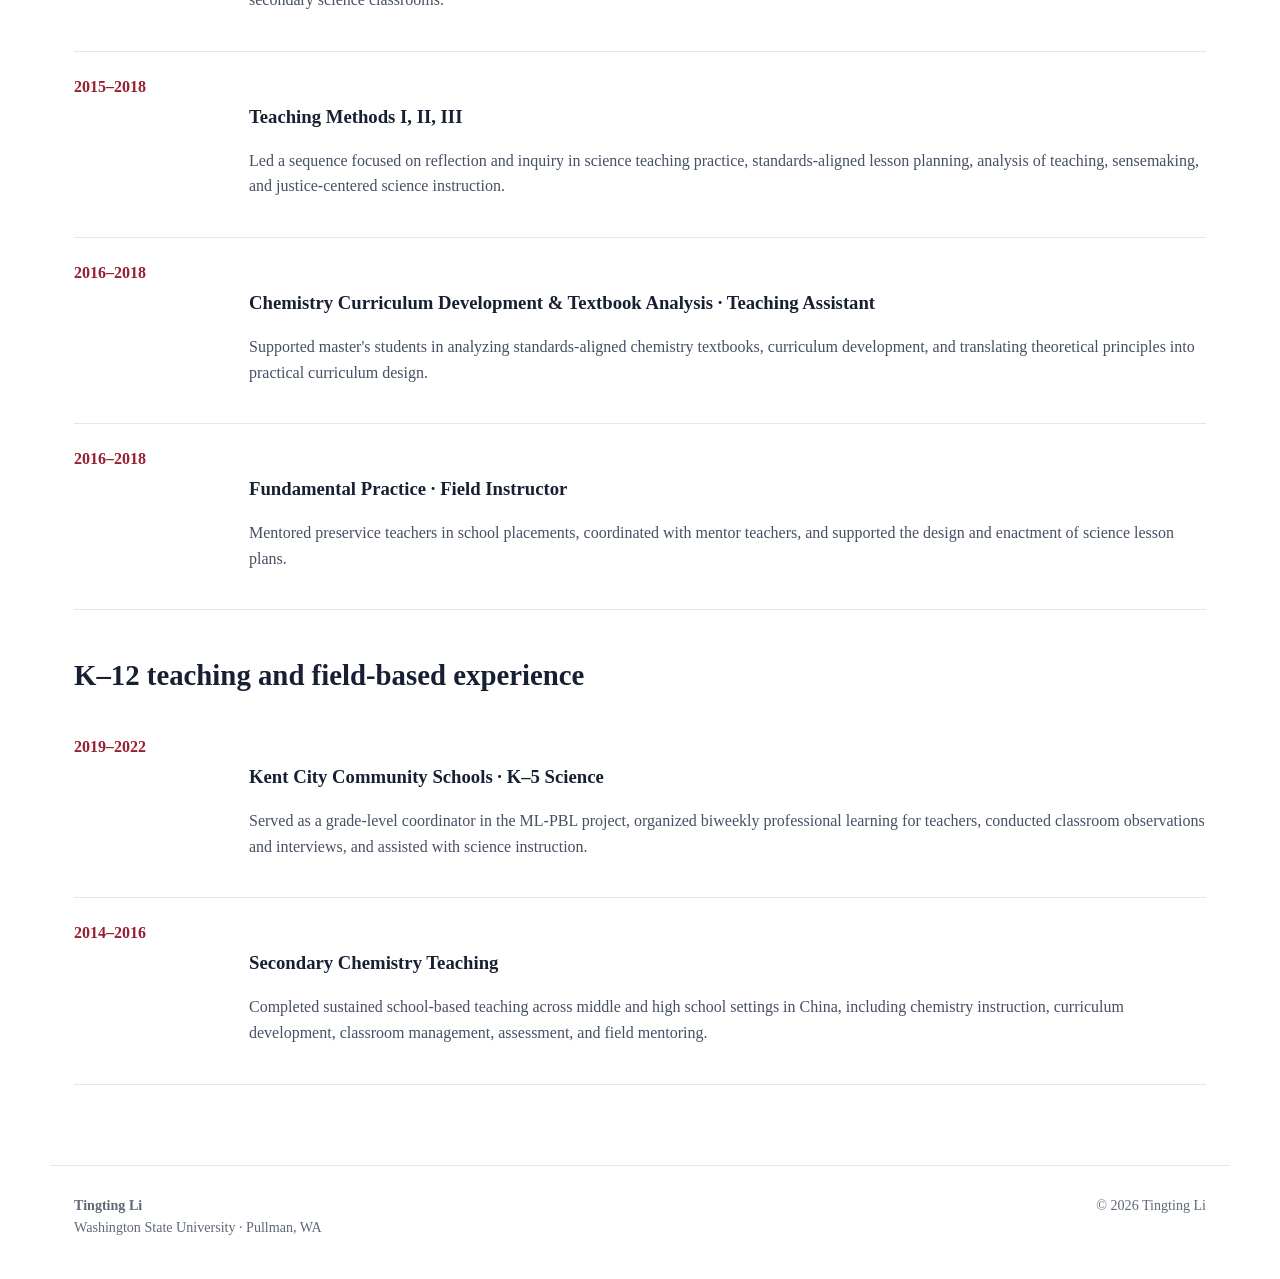
<file: teaching.html>
<!doctype html><html lang="en"><head><meta charset="utf-8"><meta name="viewport" content="width=device-width,initial-scale=1"><title>Teaching | Tingting Li</title><link rel="stylesheet" href="assets/css/style.css"></head><body><header class="site-header"><div class="nav-wrap"><a class="brand" href="index.html">Tingting Li</a><button class="menu-btn" onclick="document.body.classList.toggle('nav-open')">☰</button><nav class="nav"><a href="index.html">About</a><a href="research.html">Research</a><a href="projects.html">Projects</a><a href="publications.html">Publications</a><a href="team.html">Team</a><a class="active" href="teaching.html">Teaching</a><a href="outreach.html">Outreach</a><a href="service.html">Service</a><a href="mailto:tingting.li1@wsu.edu?subject=CV%20Request&body=Dear%20Dr.%20Li%2C%0A%0AI%20would%20like%20to%20request%20a%20copy%20of%20your%20CV.%0A%0ABest%2C%0A">Request CV</a></nav></div></header><section class="page-hero"><div><p class="kicker">Teaching</p><h1>Teaching across university and K–12 settings</h1><p>My teaching spans doctoral research methods, STEM education, preservice teacher education, chemistry education, field-based mentoring, and K–12 science teaching.</p></div></section><main class="content">
<h2>Washington State University</h2><div class="timeline"><article class="timeline-item"><time>Spring 2025</time><div><h3>ED RES 562 · Epistemology, Inquiry, and Representation</h3><p>Doctoral-level study of epistemological foundations, methodological traditions, and knowledge production, including how human and artificial intelligence shape the generation and representation of knowledge.</p></div></article><article class="timeline-item"><time>Spring 2025</time><div><h3>TCHLRN 571 · Research in STEM Education</h3><p>Advanced study of contemporary STEM education research and practice, with attention to AI, equity, assessment, and the relationship between research and practice.</p></div></article><article class="timeline-item"><time>Fall 2024</time><div><h3>MIT 534 · Elementary School Science Methods</h3><p>Preparation of preservice elementary teachers for equitable, NGSS-aligned science teaching, integrating student sensemaking, engagement, social-emotional learning, and emerging technologies.</p></div></article></div>
<h2>Michigan State University</h2><div class="timeline"><article class="timeline-item"><time>Fall 2022<br>Spring 2023</time><div><h3>TE 150 · Reflections on Learning</h3><p>Teacher preparation course connecting learning and motivational theories from educational psychology with practical approaches to teaching diverse learners. Topics included equity and equality, hidden curriculum, cultural capital, learning environments, and classroom dynamics.</p></div></article></div>
<h2>Northeast Normal University</h2><div class="timeline"><article class="timeline-item"><time>2014–2017</time><div><h3>Micro-Teaching Mentoring</h3><p>Supported undergraduate chemistry teacher candidates in designing lesson plans, developing instructional skills, and preparing for elementary and secondary science classrooms.</p></div></article><article class="timeline-item"><time>2015–2018</time><div><h3>Teaching Methods I, II, III</h3><p>Led a sequence focused on reflection and inquiry in science teaching practice, standards-aligned lesson planning, analysis of teaching, sensemaking, and justice-centered science instruction.</p></div></article><article class="timeline-item"><time>2016–2018</time><div><h3>Chemistry Curriculum Development & Textbook Analysis · Teaching Assistant</h3><p>Supported master's students in analyzing standards-aligned chemistry textbooks, curriculum development, and translating theoretical principles into practical curriculum design.</p></div></article><article class="timeline-item"><time>2016–2018</time><div><h3>Fundamental Practice · Field Instructor</h3><p>Mentored preservice teachers in school placements, coordinated with mentor teachers, and supported the design and enactment of science lesson plans.</p></div></article></div>
<h2>K–12 teaching and field-based experience</h2><div class="timeline"><article class="timeline-item"><time>2019–2022</time><div><h3>Kent City Community Schools · K–5 Science</h3><p>Served as a grade-level coordinator in the ML-PBL project, organized biweekly professional learning for teachers, conducted classroom observations and interviews, and assisted with science instruction.</p></div></article><article class="timeline-item"><time>2014–2016</time><div><h3>Secondary Chemistry Teaching</h3><p>Completed sustained school-based teaching across middle and high school settings in China, including chemistry instruction, curriculum development, classroom management, assessment, and field mentoring.</p></div></article></div>
</main><footer><div class="footer-left"><strong>Tingting Li</strong><span>Washington State University · Pullman, WA</span></div><span>© 2026 Tingting Li</span></footer></body></html>
</file>
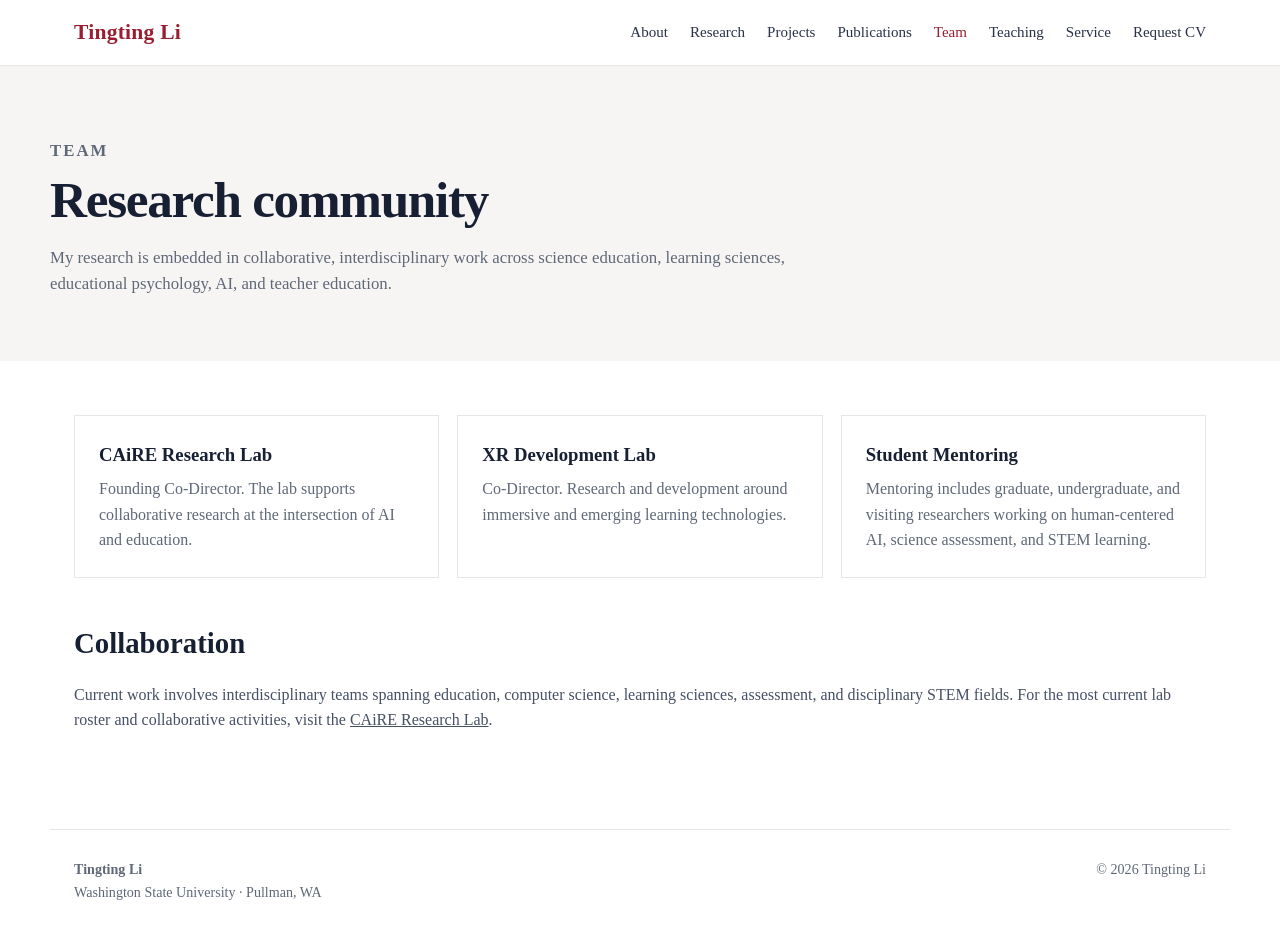
<file: team.html>
<!doctype html><html lang="en"><head><meta charset="utf-8"><meta name="viewport" content="width=device-width,initial-scale=1"><title>Team | Tingting Li</title><link rel="stylesheet" href="assets/css/style.css"></head><body><header class="site-header"><div class="nav-wrap"><a class="brand" href="index.html">Tingting Li</a><button class="menu-btn" onclick="document.body.classList.toggle('nav-open')">☰</button><nav class="nav"><a href="index.html">About</a><a href="research.html">Research</a><a href="projects.html">Projects</a><a href="publications.html">Publications</a><a class="active" href="team.html">Team</a><a href="teaching.html">Teaching</a><a href="service.html">Service</a><a href="mailto:tingting.li1@wsu.edu?subject=CV%20Request&body=Dear%20Dr.%20Li%2C%0A%0AI%20would%20like%20to%20request%20a%20copy%20of%20your%20CV.%0A%0ABest%2C%0A">Request CV</a></nav></div></header><section class="page-hero"><div><p class="kicker">Team</p><h1>Research community</h1><p>My research is embedded in collaborative, interdisciplinary work across science education, learning sciences, educational psychology, AI, and teacher education.</p></div></section><main class="content"><div class="team-grid"><article class="person"><h3>CAiRE Research Lab</h3><p>Founding Co-Director. The lab supports collaborative research at the intersection of AI and education.</p></article><article class="person"><h3>XR Development Lab</h3><p>Co-Director. Research and development around immersive and emerging learning technologies.</p></article><article class="person"><h3>Student Mentoring</h3><p>Mentoring includes graduate, undergraduate, and visiting researchers working on human-centered AI, science assessment, and STEM learning.</p></article></div><h2>Collaboration</h2><p>Current work involves interdisciplinary teams spanning education, computer science, learning sciences, assessment, and disciplinary STEM fields. For the most current lab roster and collaborative activities, visit the <a href="https://labs.wsu.edu/caire" target="_blank">CAiRE Research Lab</a>.</p></main><footer><div class="footer-left"><strong>Tingting Li</strong><span>Washington State University · Pullman, WA</span></div><span>© 2026 Tingting Li</span></footer></body></html>
</file>
<file: assets/css/style.css>
:root{--crimson:#981e32;--crimson-dark:#761526;--ink:#172033;--muted:#5f6877;--line:#e9e6e5;--soft:#f7f5f4;--white:#fff;--max:1180px}*{box-sizing:border-box}html{scroll-behavior:smooth}body{margin:0;font-family:"Times New Roman",Times,serif;color:var(--ink);background:#fff;line-height:1.6}a{color:inherit}.site-header{position:sticky;top:0;z-index:20;background:rgba(255,255,255,.96);border-bottom:1px solid var(--line);backdrop-filter:blur(10px)}.nav-wrap{max-width:var(--max);margin:auto;padding:15px 24px;display:flex;align-items:center;justify-content:space-between}.brand{text-decoration:none;font-size:1.35rem;font-weight:800;color:var(--crimson)}.nav{display:flex;gap:22px;align-items:center}.nav a{text-decoration:none;font-size:.94rem;color:#293246}.nav a:hover,.nav a.active{color:var(--crimson)}.menu-btn{display:none;border:0;background:none;font-size:1.5rem}.hero{padding:78px 24px 68px;background:linear-gradient(180deg,#fff 0,#fbf8f7 100%)}.hero-inner{max-width:var(--max);margin:auto;display:grid;grid-template-columns:320px 1fr;gap:58px;align-items:center}.portrait img{width:100%;aspect-ratio:4/5;object-fit:cover;border-radius:6px;box-shadow:0 18px 40px rgba(31,37,52,.10)}.eyebrow,.kicker{margin:0 0 8px;text-transform:uppercase;letter-spacing:.12em;font-size:.76rem;font-weight:800;color:var(--crimson)}h1{font-size:clamp(2.8rem,5vw,4.6rem);line-height:1.02;margin:0 0 18px;letter-spacing:-.045em}.role{font-size:1.25rem;line-height:1.45;margin:0 0 22px}.lead{font-size:1.08rem;color:#465064;max-width:780px}.link-row{display:flex;flex-wrap:wrap;gap:10px;margin-top:28px}.chip,.button{display:inline-flex;align-items:center;padding:10px 16px;border:1px solid #d7d2d0;border-radius:999px;text-decoration:none;font-weight:700;font-size:.9rem;background:white}.chip:hover,.button:hover{border-color:var(--crimson);color:var(--crimson)}.section{max-width:var(--max);margin:auto;padding:74px 24px}.section.alt{max-width:none;background:var(--soft)}.section.alt>*{max-width:var(--max);margin-left:auto;margin-right:auto}.section-head{display:grid;grid-template-columns:1.25fr .75fr;gap:60px;align-items:end;margin-bottom:32px}.section h2,.page-hero h1{font-size:clamp(2rem,4vw,3.2rem);line-height:1.08;letter-spacing:-.035em;margin:0}.section-intro{margin:0;color:var(--muted)}.grid{display:grid;gap:18px}.grid.four{grid-template-columns:repeat(4,1fr)}.grid.three{grid-template-columns:repeat(3,1fr)}.grid.two{grid-template-columns:repeat(2,1fr)}.card,.project,.media-card{background:#fff;border-top:3px solid transparent;padding:25px 24px;box-shadow:0 4px 18px rgba(31,37,52,.04)}.card:hover,.project:hover{border-top-color:var(--crimson)}.card .num{font-size:.78rem;font-weight:800;color:var(--crimson)}.card h3,.project h3,.media-card h3{margin:10px 0 8px;font-size:1.15rem}.card p,.project p,.media-card p{margin:0;color:var(--muted)}.stats{margin-top:30px;display:grid;grid-template-columns:repeat(4,1fr);border-top:1px solid var(--line);border-bottom:1px solid var(--line)}.stat{padding:28px 20px}.stat strong{display:block;font-size:2rem;color:var(--crimson)}.stat span{font-size:.9rem;color:var(--muted)}.project{border:1px solid var(--line);box-shadow:none}.tag{font-size:.75rem;text-transform:uppercase;letter-spacing:.08em;font-weight:800;color:var(--crimson)}.project-meta{font-weight:800;color:var(--ink)!important;margin-bottom:8px!important}.project a,.text-link{display:inline-block;margin-top:18px;color:var(--crimson);font-weight:800;text-decoration:none}.split{display:grid;grid-template-columns:1fr 1fr;gap:70px}.news-item{display:grid;grid-template-columns:105px 1fr;gap:20px;padding:16px 0;border-bottom:1px solid var(--line)}.news-item time{font-weight:800;color:var(--crimson)}.news-item p{margin:0}.pub{display:grid;grid-template-columns:76px 1fr;gap:18px;padding:16px 0;border-bottom:1px solid var(--line)}.pub .year{font-weight:800;color:var(--crimson)}.pub h3{font-size:1rem;margin:0 0 5px}.pub p{margin:0;color:var(--muted)}.contact{max-width:var(--max);margin:0 auto 70px;padding:40px 24px;border-top:1px solid var(--line);display:flex;justify-content:space-between;gap:40px;align-items:center}.contact h2{margin:0 0 8px;font-size:2rem}.contact p{max-width:700px;color:var(--muted)}.contact-btn{background:var(--crimson);color:white;text-decoration:none;padding:13px 20px;border-radius:999px;font-weight:800}.page-hero{padding:72px 24px 46px;background:var(--soft)}.page-hero>div{max-width:var(--max);margin:auto}.page-hero p{max-width:760px;color:var(--muted);font-size:1.05rem}.content{max-width:var(--max);margin:auto;padding:54px 24px 80px}.content h2{font-size:1.8rem;margin:42px 0 14px}.content h3{margin:28px 0 8px}.content p,.content li{color:#465064}.timeline{display:grid;gap:0}.timeline-item{display:grid;grid-template-columns:150px 1fr;gap:25px;padding:22px 0;border-bottom:1px solid var(--line)}.timeline-item time{font-weight:800;color:var(--crimson)}.pub-list article{padding:20px 0;border-bottom:1px solid var(--line)}.pub-list h3{margin:0 0 8px;font-size:1.05rem}.pub-list p{margin:0}.team-grid{display:grid;grid-template-columns:repeat(3,1fr);gap:18px}.person{padding:24px;border:1px solid var(--line);background:#fff}.person h3{margin:0 0 6px}.person p{margin:0;color:var(--muted)}footer{border-top:1px solid var(--line);max-width:var(--max);margin:auto;padding:28px 24px 40px;display:flex;justify-content:space-between;gap:30px;color:var(--muted);font-size:.88rem}.footer-left{display:flex;flex-direction:column} @media(max-width:900px){.nav{display:none}.menu-btn{display:block}.nav-open .nav{display:flex;position:absolute;top:62px;left:0;right:0;padding:20px 24px;background:white;border-bottom:1px solid var(--line);flex-direction:column;align-items:flex-start}.hero-inner{grid-template-columns:1fr}.portrait{max-width:280px}.grid.four,.grid.three,.stats,.team-grid{grid-template-columns:repeat(2,1fr)}.section-head,.split{grid-template-columns:1fr;gap:28px}}@media(max-width:620px){.grid.four,.grid.three,.grid.two,.stats,.team-grid{grid-template-columns:1fr}.hero{padding-top:44px}.news-item,.pub,.timeline-item{grid-template-columns:1fr;gap:6px}.contact,footer{flex-direction:column;align-items:flex-start}h1{font-size:2.65rem}}

/* Final version: Scholar metrics and CV-request controls */
.scholar-panel{margin-top:28px;padding:26px 28px;border:1px solid var(--line);border-radius:18px;background:linear-gradient(135deg,#fff 0%,#fbf6f7 100%)}
.scholar-metrics{display:grid;grid-template-columns:repeat(3,minmax(0,1fr));gap:18px;max-width:620px}
.scholar-metrics>div{display:flex;flex-direction:column;gap:4px}
.scholar-metrics strong{font-size:2rem;line-height:1;color:var(--crimson)}
.scholar-metrics span{font-size:.92rem;color:var(--muted)}
.scholar-note{margin-top:17px;font-size:.9rem;color:var(--muted)}
.scholar-note a{font-weight:700}
.action-row{display:flex;gap:12px;flex-wrap:wrap;margin-top:30px}
.button.secondary{background:#fff;color:var(--crimson);border:1px solid var(--crimson)}
@media(max-width:640px){.scholar-metrics{grid-template-columns:repeat(3,1fr);gap:8px}.scholar-metrics strong{font-size:1.55rem}.scholar-panel{padding:20px 16px}}

/* Typography refinement: Georgia for display/UI emphasis, Times New Roman for body copy */
body{font-family:"Times New Roman",Times,serif}
.brand,.nav a,.menu-btn,h1,h2,h3,.eyebrow,.kicker,.chip,.button,.contact-btn,.tag,.stat strong,.stat span,.news-item time,.pub .year,.timeline-item time,.scholar-metrics strong,.scholar-metrics span{font-family:Georgia,"Times New Roman",serif}
.brand{letter-spacing:.01em}
h1,.section h2,.page-hero h1{letter-spacing:-.025em}

.training-strip{margin-top:2rem;padding:1.4rem 1.6rem;border-top:1px solid #e6e1df;border-bottom:1px solid #e6e1df;max-width:1200px}.training-strip p:last-child{margin:.35rem 0 0;max-width:1000px;line-height:1.75;color:#4f596b}.training-strip strong{color:#182236}

.ext-link{color:var(--crimson);text-decoration:none}.ext-link:hover{text-decoration:underline;text-underline-offset:3px}
</file>
